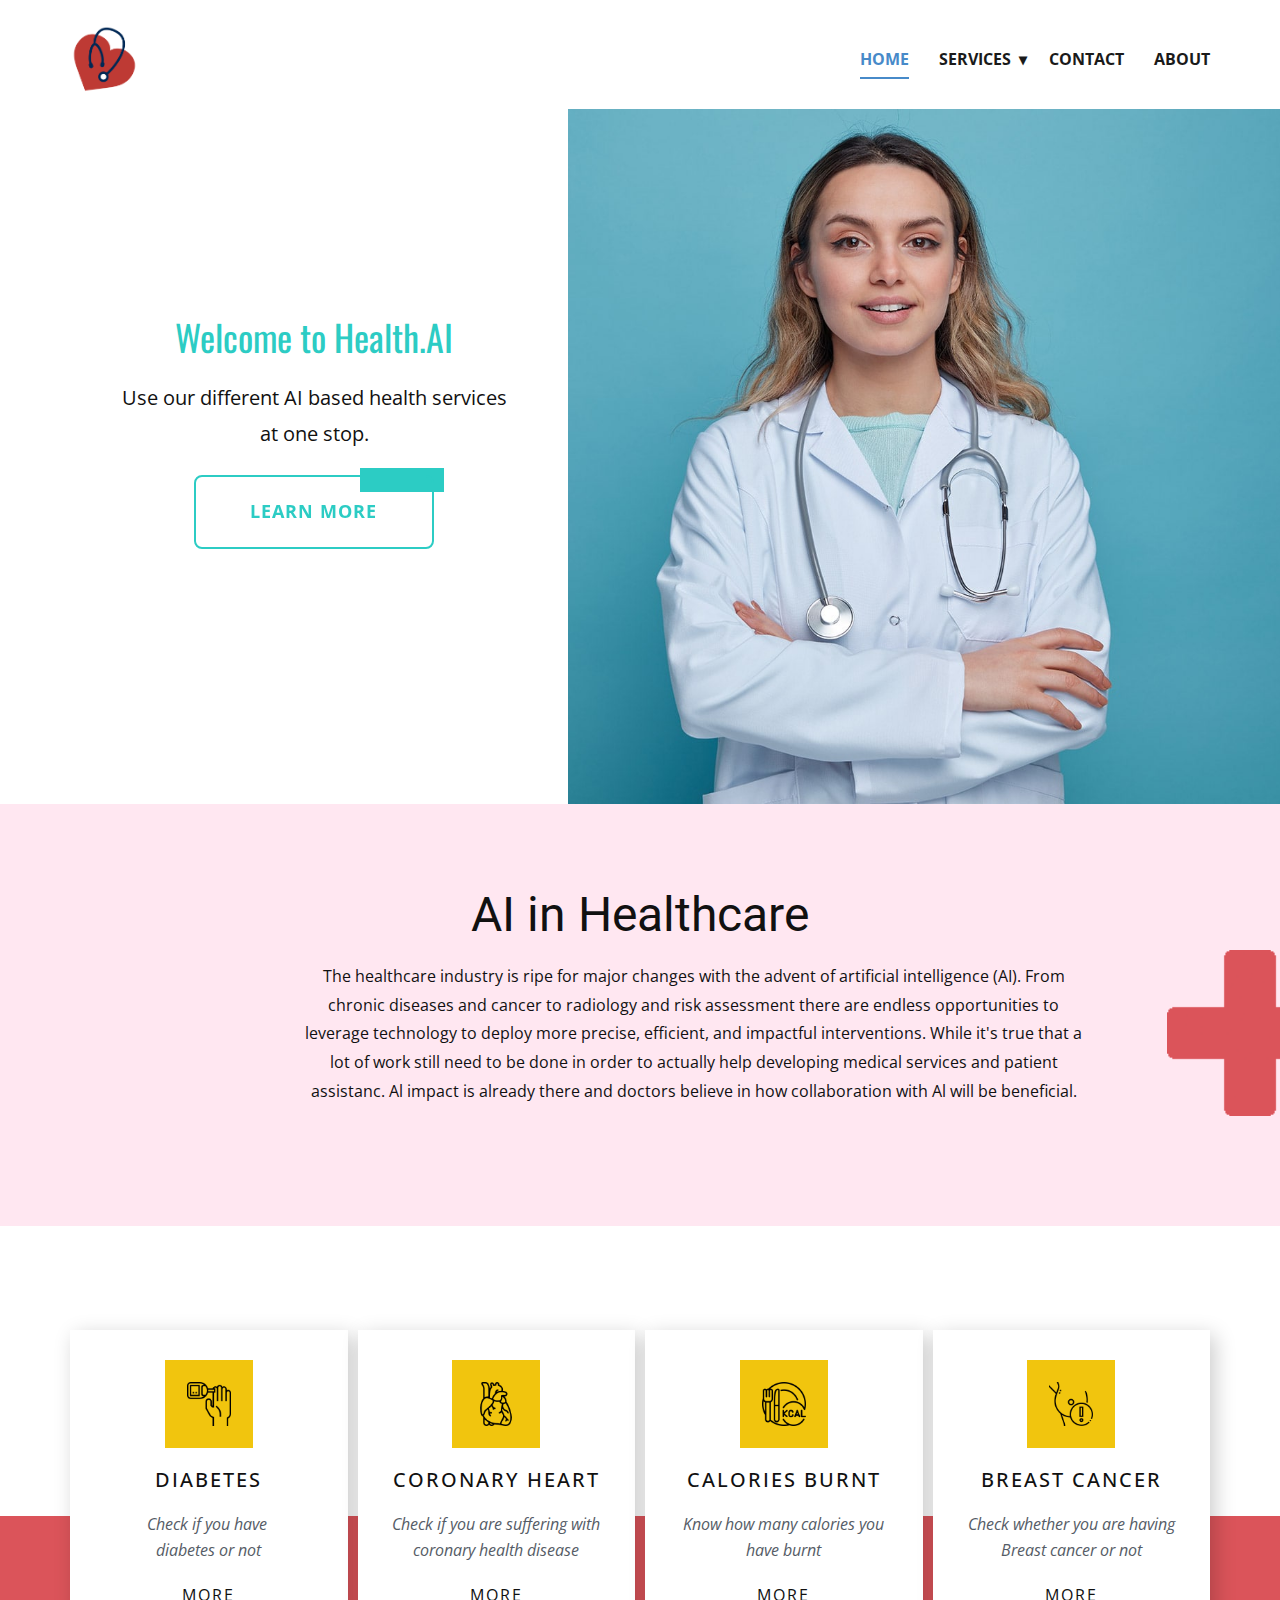
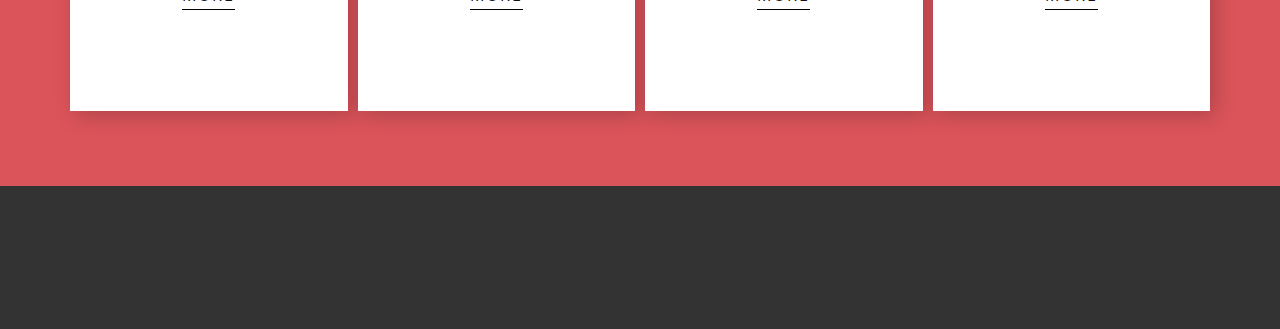
<file: templates/index.html>
<!DOCTYPE html>
<html style="font-size: 16px;">
  <head>
    <meta name="viewport" content="width=device-width, initial-scale=1.0">
    <meta charset="utf-8">
    <meta name="keywords" content="Welcome to Health.AI, AI in Healthcare">
    <meta name="description" content="">
    <meta name="page_type" content="np-template-header-footer-from-plugin">
    <title>Home</title>
    <link rel="stylesheet" href="../static/css/nicepage.css" media="screen">
    <link rel="stylesheet" href="../static/css/Home.css" media="screen">
    <script class="u-script" type="text/javascript" src="../static/js/jquery.js" defer=""></script>
    <script class="u-script" type="text/javascript" src="../static/js/nicepage.js" defer=""></script>
    <meta name="generator" content="Nicepage 4.3.3, nicepage.com">
    <link id="u-theme-google-font" rel="stylesheet" href="https://fonts.googleapis.com/css?family=Roboto:100,100i,300,300i,400,400i,500,500i,700,700i,900,900i|Open+Sans:300,300i,400,400i,600,600i,700,700i,800,800i">
    <link id="u-page-google-font" rel="stylesheet" href="https://fonts.googleapis.com/css?family=Oswald:200,300,400,500,600,700">
    
    
    
    
    
    <script type="application/ld+json">{
		"@context": "http://schema.org",
		"@type": "Organization",
		"name": "",
		"logo": "../static/images/health-clipart-transparent-1.png"
}</script>
    <meta name="theme-color" content="#478ac9">
    <meta property="og:title" content="Home">
    <meta property="og:type" content="website">
  </head>
  <body data-home-page="Home.html" data-home-page-title="Home" class="u-body u-white"><header class="u-clearfix u-header u-white u-header" id="sec-27c9"><div class="u-clearfix u-sheet u-sheet-1">
        <a href="Home.html" data-page-id="1282064" class="u-image u-logo u-image-1" data-image-width="2500" data-image-height="2500" title="Home">
          <img src="../static/images/health-clipart-transparent-1.png" class="u-logo-image u-logo-image-1">
        </a>
        <nav class="u-dropdown-icon u-menu u-menu-dropdown u-offcanvas u-menu-1">
          <div class="menu-collapse" style="font-size: 1rem; letter-spacing: 0px; font-weight: 700; text-transform: uppercase;">
            <a class="u-button-style u-custom-active-border-color u-custom-active-color u-custom-border u-custom-border-color u-custom-borders u-custom-hover-border-color u-custom-hover-color u-custom-left-right-menu-spacing u-custom-padding-bottom u-custom-text-active-color u-custom-text-color u-custom-text-hover-color u-custom-top-bottom-menu-spacing u-nav-link u-text-active-palette-1-base u-text-hover-palette-2-base" href="#">
              <svg class="u-svg-link" viewBox="0 0 24 24"><use xmlns:xlink="http://www.w3.org/1999/xlink" xlink:href="#menu-hamburger"></use></svg>
              <svg class="u-svg-content" version="1.1" id="menu-hamburger" viewBox="0 0 16 16" x="0px" y="0px" xmlns:xlink="http://www.w3.org/1999/xlink" xmlns="http://www.w3.org/2000/svg"><g><rect y="1" width="16" height="2"></rect><rect y="7" width="16" height="2"></rect><rect y="13" width="16" height="2"></rect>
</g></svg>
            </a>
          </div>
          <div class="u-custom-menu u-nav-container">
            <ul class="u-nav u-spacing-30 u-unstyled u-nav-1"><li class="u-nav-item"><a class="u-border-2 u-border-active-palette-1-base u-border-hover-palette-1-base u-border-no-left u-border-no-right u-border-no-top u-button-style u-nav-link u-text-active-palette-1-base u-text-grey-90 u-text-hover-grey-90" href="Home.html" style="padding: 10px 0px;">Home</a>
</li><li class="u-nav-item"><a class="u-border-2 u-border-active-palette-1-base u-border-hover-palette-1-base u-border-no-left u-border-no-right u-border-no-top u-button-style u-nav-link u-text-active-palette-1-base u-text-grey-90 u-text-hover-grey-90" href="Home.html#carousel_58ce" data-page-id="1282064" style="padding: 10px 0px;">Services</a><div class="u-nav-popup"><ul class="u-h-spacing-20 u-nav u-unstyled u-v-spacing-10 u-nav-2"><li class="u-nav-item"><a class="u-button-style u-nav-link u-white" href="Calories-Burnt-Prediction.html">Calories Burnt Prediction</a>
</li><li class="u-nav-item"><a class="u-button-style u-nav-link u-white" href="Breast-Cancer-Prediction.html">Breast Cancer Prediction</a>
</li><li class="u-nav-item"><a class="u-button-style u-nav-link u-white" href="Heart-Disease-Prediction.html">Heart Disease Prediction</a>
</li><li class="u-nav-item"><a class="u-button-style u-nav-link u-white" href="Diabetes-Prediction.html">Diabetes Prediction</a>
</li></ul>
</div>
</li><li class="u-nav-item"><a class="u-border-2 u-border-active-palette-1-base u-border-hover-palette-1-base u-border-no-left u-border-no-right u-border-no-top u-button-style u-nav-link u-text-active-palette-1-base u-text-grey-90 u-text-hover-grey-90" href="Contact.html" style="padding: 10px 0px;">Contact</a>
</li><li class="u-nav-item"><a class="u-border-2 u-border-active-palette-1-base u-border-hover-palette-1-base u-border-no-left u-border-no-right u-border-no-top u-button-style u-nav-link u-text-active-palette-1-base u-text-grey-90 u-text-hover-grey-90" href="About.html" style="padding: 10px 0px;">About</a>
</li></ul>
          </div>
          <div class="u-custom-menu u-nav-container-collapse">
            <div class="u-black u-container-style u-inner-container-layout u-opacity u-opacity-95 u-sidenav">
              <div class="u-inner-container-layout u-sidenav-overflow">
                <div class="u-menu-close"></div>
                <ul class="u-align-center u-nav u-popupmenu-items u-unstyled u-nav-3"><li class="u-nav-item"><a class="u-button-style u-nav-link" href="Home.html" style="padding: 10px 0px;">Home</a>
</li><li class="u-nav-item"><a class="u-button-style u-nav-link" href="Home.html#carousel_58ce" data-page-id="1282064" style="padding: 10px 0px;">Services</a><div class="u-nav-popup"><ul class="u-h-spacing-20 u-nav u-unstyled u-v-spacing-10 u-nav-4"><li class="u-nav-item"><a class="u-button-style u-nav-link" href="Calories-Burnt-Prediction.html">Calories Burnt Prediction</a>
</li><li class="u-nav-item"><a class="u-button-style u-nav-link" href="Breast-Cancer-Prediction.html">Breast Cancer Prediction</a>
</li><li class="u-nav-item"><a class="u-button-style u-nav-link" href="Heart-Disease-Prediction.html">Heart Disease Prediction</a>
</li><li class="u-nav-item"><a class="u-button-style u-nav-link" href="Diabetes-Prediction.html">Diabetes Prediction</a>
</li></ul>
</div>
</li><li class="u-nav-item"><a class="u-button-style u-nav-link" href="Contact.html" style="padding: 10px 0px;">Contact</a>
</li><li class="u-nav-item"><a class="u-button-style u-nav-link" href="About.html" style="padding: 10px 0px;">About</a>
</li></ul>
              </div>
            </div>
            <div class="u-black u-menu-overlay u-opacity u-opacity-70"></div>
          </div>
        </nav>
      </div></header>
    <section class="u-clearfix u-white u-section-1" id="carousel_50d9">
      <div class="u-clearfix u-layout-wrap u-layout-wrap-1">
        <div class="u-layout">
          <div class="u-layout-row">
            <div class="u-align-center u-container-style u-layout-cell u-left-cell u-size-25 u-layout-cell-1">
              <div class="u-container-layout u-container-layout-1">
                <gdiv class="ginger-module-highlighter ginger-module-highlighter-float" style="background: none 0% 0% / auto repeat scroll padding-box border-box rgba(0, 0, 0, 0); position: absolute; margin-top: 118px; height: 22px; width: 219px;">
                  <gdiv class="ginger-module-highlighter-float-content" style="height: 75px;"></gdiv>
                </gdiv>
                <gdiv class="ginger-module-highlighter ginger-module-highlighter-float" style="background: none 0% 0% / auto repeat scroll padding-box border-box rgba(0, 0, 0, 0); position: absolute; margin-top: 118px; height: 22px; width: 219px;">
                  <gdiv class="ginger-module-highlighter-float-content" style="height: 75px;"></gdiv>
                </gdiv>
                <gdiv class="ginger-module-highlighter ginger-module-highlighter-float" style="background: none 0% 0% / auto repeat scroll padding-box border-box rgba(0, 0, 0, 0); position: absolute; margin-top: 118px; height: 22px; width: 219px;">
                  <gdiv class="ginger-module-highlighter-float-content" style="height: 75px;"></gdiv>
                </gdiv>
                <gdiv class="ginger-module-highlighter ginger-module-highlighter-float" style="background: none 0% 0% / auto repeat scroll padding-box border-box rgba(0, 0, 0, 0); position: absolute; margin-top: 118px; height: 22px; width: 219px;">
                  <gdiv class="ginger-module-highlighter-float-content" style="height: 75px;"></gdiv>
                </gdiv>
                <gdiv class="ginger-module-highlighter ginger-module-highlighter-float" style="background: none 0% 0% / auto repeat scroll padding-box border-box rgba(0, 0, 0, 0); position: absolute; margin-top: 118px; height: 22px; width: 219px;">
                  <gdiv class="ginger-module-highlighter-float-content" style="height: 75px;"></gdiv>
                </gdiv>
                <h2 class="u-text u-text-palette-4-base u-text-1">Welcome to Health.AI</h2>
                <gdiv class="ginger-module-highlighter ginger-module-highlighter-float" style="background: none 0% 0% / auto repeat scroll padding-box border-box rgba(0, 0, 0, 0); position: absolute; margin-top: 23px; height: 41px; width: 219px;">
                  <gdiv class="ginger-module-highlighter-float-content" style="height: 126px;"></gdiv>
                </gdiv>
                <p class="u-text u-text-2"> Use our different AI based health services at one stop.</p>
                <gdiv class="ginger-module-highlighter ginger-module-highlighter-float" style="background: none 0% 0% / auto repeat scroll padding-box border-box rgb(44, 204, 196); position: absolute; margin-top: 16px; margin-left: 46px; height: 24px; width: 84px;">
                  <gdiv class="ginger-module-highlighter-float-content" style="height: 109px;"></gdiv>
                </gdiv>
                <gdiv class="ginger-module-highlighter ginger-module-highlighter-float" style="background: none 0% 0% / auto repeat scroll padding-box border-box rgb(44, 204, 196); position: absolute; margin-top: 16px; margin-left: 46px; height: 24px; width: 84px;">
                  <gdiv class="ginger-module-highlighter-float-content" style="height: 109px;"></gdiv>
                </gdiv>
                <a href="About.html" data-page-id="1282025" class="u-active-palette-4-base u-align-center u-border-2 u-border-active-palette-4-base u-border-hover-palette-4-base u-border-palette-4-base u-btn u-btn-round u-button-style u-hover-palette-4-base u-none u-radius-8 u-text-active-white u-text-hover-white u-btn-1" data-animation-name="fadeIn" data-animation-duration="1000" data-animation-direction="Up" data-animation-delay="500">Learn more</a>
                <quillbot-extension></quillbot-extension>
                <quillbot-extension-highlights></quillbot-extension-highlights>
                <quillbot-extension></quillbot-extension>
                <quillbot-extension-highlights></quillbot-extension-highlights>
              </div>
            </div>
            <div class="u-container-style u-image u-layout-cell u-right-cell u-size-35 u-image-1" data-image-width="1213" data-image-height="1000">
              <div class="u-container-layout u-container-layout-2"></div>
            </div>
          </div>
        </div>
      </div>
    </section>
    <section class="u-align-center u-clearfix u-custom-color-7 u-section-2" id="sec-11e3">
      <div class="u-clearfix u-sheet u-sheet-1">
        <gdiv class="ginger-module-highlighter ginger-module-highlighter-float" style="background: none 0% 0% / auto repeat scroll padding-box border-box rgba(0, 0, 0, 0); position: absolute; margin-top: 55px; margin-left: 401px; height: 30px; width: 190px;">
          <gdiv class="ginger-module-highlighter-float-content" style="height: 95px;"></gdiv>
        </gdiv>
        <gdiv class="ginger-module-highlighter ginger-module-highlighter-float" style="background: none 0% 0% / auto repeat scroll padding-box border-box rgba(0, 0, 0, 0); position: absolute; margin-top: 55px; margin-left: 401px; height: 30px; width: 190px;">
          <gdiv class="ginger-module-highlighter-float-content" style="height: 95px;"></gdiv>
        </gdiv>
        <gdiv class="ginger-module-highlighter ginger-module-highlighter-float" style="background: none 0% 0% / auto repeat scroll padding-box border-box rgba(0, 0, 0, 0); position: absolute; margin-top: 40px; margin-left: 402px; height: 30px; width: 190px;">
          <gdiv class="ginger-module-highlighter-float-content" style="height: 95px;"></gdiv>
        </gdiv>
        <gdiv class="ginger-module-highlighter ginger-module-highlighter-float" style="background: none 0% 0% / auto repeat scroll padding-box border-box rgba(0, 0, 0, 0); position: absolute; margin-top: 40px; margin-left: 402px; height: 30px; width: 190px;">
          <gdiv class="ginger-module-highlighter-float-content" style="height: 95px;"></gdiv>
        </gdiv>
        <gdiv class="ginger-module-highlighter ginger-module-highlighter-float" style="background: none 0% 0% / auto repeat scroll padding-box border-box rgba(0, 0, 0, 0); position: absolute; margin-top: 20px; margin-left: 230px; height: 81px; width: 443px;">
          <gdiv class="ginger-module-highlighter-float-content" style="height: 252px;"></gdiv>
        </gdiv>
        <gdiv class="ginger-module-highlighter ginger-module-highlighter-float" style="background: none 0% 0% / auto repeat scroll padding-box border-box rgba(0, 0, 0, 0); position: absolute; margin-top: 20px; margin-left: 230px; height: 81px; width: 443px;">
          <gdiv class="ginger-module-highlighter-float-content" style="height: 252px;"></gdiv>
        </gdiv>
        <gdiv class="ginger-module-highlighter ginger-module-highlighter-float" style="background: none 0% 0% / auto repeat scroll padding-box border-box rgba(0, 0, 0, 0); position: absolute; margin-top: 20px; margin-left: 230px; height: 81px; width: 443px;">
          <gdiv class="ginger-module-highlighter-float-content" style="height: 252px;"></gdiv>
        </gdiv>
        <gdiv class="ginger-module-highlighter ginger-module-highlighter-float" style="background: none 0% 0% / auto repeat scroll padding-box border-box rgba(0, 0, 0, 0); position: absolute; margin-top: 20px; margin-left: 230px; height: 81px; width: 443px;">
          <gdiv class="ginger-module-highlighter-float-content" style="height: 252px;"></gdiv>
        </gdiv>
        <gdiv class="ginger-module-highlighter ginger-module-highlighter-float" style="background: none 0% 0% / auto repeat scroll padding-box border-box rgba(0, 0, 0, 0); position: absolute; margin-top: 20px; margin-left: 230px; height: 81px; width: 443px;">
          <gdiv class="ginger-module-highlighter-float-content" style="height: 252px;"></gdiv>
        </gdiv>
        <quillbot-extension></quillbot-extension>
        <quillbot-extension-highlights style="margin-bottom: 0px;"></quillbot-extension-highlights><span class="u-file-icon u-icon u-text-palette-2-base u-icon-1"><img src="../static/images/1.png" alt=""></span>
        <h1 class="u-text u-text-default u-text-1">AI in Healthcare</h1>
        <p class="u-text u-text-2"> The healthcare industry is ripe for major changes with the advent of artificial intelligence (AI).  From chronic diseases and cancer to radiology and risk assessment there are endless opportunities to leverage technology to deploy more precise, efficient, and impactful interventions.&nbsp;While it's true that a lot of work still need to be done in order to actually help developing medical services and patient assistanc. Al impact is already there and doctors believe in how collaboration with Al will be beneficial.</p>
      </div>
    </section>
    <section class="u-align-center u-clearfix u-palette-2-base u-valign-top-lg u-section-3" id="carousel_58ce">
      <div class="u-expanded-width u-shape u-shape-rectangle u-white u-shape-1"></div>
      <div class="u-list u-list-1">
        <div class="u-repeater u-repeater-1">
          <div class="u-align-center u-container-style u-list-item u-repeater-item u-white u-list-item-1">
            <div class="u-container-layout u-similar-container u-valign-top u-container-layout-1"><span class="u-align-left u-file-icon u-icon u-icon-rectangle u-palette-3-base u-spacing-22 u-icon-1"><img src="../static/images/343104.png" alt=""></span>
              <gdiv class="ginger-module-highlighter ginger-module-highlighter-float" style="background: none 0% 0% / auto repeat scroll padding-box border-box rgba(0, 0, 0, 0); position: absolute; margin-top: 108px; margin-left: 66px; height: 13px; width: 59px;">
                <gdiv class="ginger-module-highlighter-float-content" style="height: 43px;"></gdiv>
              </gdiv>
              <gdiv class="ginger-module-highlighter ginger-module-highlighter-float" style="background: none 0% 0% / auto repeat scroll padding-box border-box rgba(0, 0, 0, 0); position: absolute; margin-top: 108px; margin-left: 66px; height: 13px; width: 59px;">
                <gdiv class="ginger-module-highlighter-float-content" style="height: 43px;"></gdiv>
              </gdiv>
              <h5 class="u-custom-font u-text u-text-font u-text-1"> Diabetes</h5>
              <gdiv class="ginger-module-highlighter ginger-module-highlighter-float" style="background: none 0% 0% / auto repeat scroll padding-box border-box rgba(0, 0, 0, 0); position: absolute; margin-top: 152px; margin-left: 3px; height: 29px; width: 130px;">
                <gdiv class="ginger-module-highlighter-float-content" style="height: 89px;"></gdiv>
              </gdiv>
              <gdiv class="ginger-module-highlighter ginger-module-highlighter-float" style="background: none 0% 0% / auto repeat scroll padding-box border-box rgba(0, 0, 0, 0); position: absolute; margin-top: 152px; margin-left: 3px; height: 29px; width: 130px;">
                <gdiv class="ginger-module-highlighter-float-content" style="height: 89px;"></gdiv>
              </gdiv>
              <gdiv class="ginger-module-highlighter ginger-module-highlighter-float" style="background: none 0% 0% / auto repeat scroll padding-box border-box rgba(0, 0, 0, 0); position: absolute; margin-top: 152px; margin-left: 3px; height: 29px; width: 130px;">
                <gdiv class="ginger-module-highlighter-float-content" style="height: 89px;"></gdiv>
              </gdiv>
              <gdiv class="ginger-module-highlighter ginger-module-highlighter-float" style="background: none 0% 0% / auto repeat scroll padding-box border-box rgba(0, 0, 0, 0); position: absolute; margin-top: 152px; margin-left: 3px; height: 29px; width: 130px;">
                <gdiv class="ginger-module-highlighter-float-content" style="height: 89px;"></gdiv>
              </gdiv>
              <gdiv class="ginger-module-highlighter ginger-module-highlighter-float" style="background: none 0% 0% / auto repeat scroll padding-box border-box rgba(0, 0, 0, 0); position: absolute; margin-top: 152px; margin-left: 3px; height: 29px; width: 130px;">
                <gdiv class="ginger-module-highlighter-float-content" style="height: 89px;"></gdiv>
              </gdiv>
              <gdiv class="ginger-module-highlighter ginger-module-highlighter-float" style="background: none 0% 0% / auto repeat scroll padding-box border-box rgba(0, 0, 0, 0); position: absolute; margin-top: 152px; margin-left: 3px; height: 29px; width: 130px;">
                <gdiv class="ginger-module-highlighter-float-content" style="height: 89px;"></gdiv>
              </gdiv>
              <p class="u-text u-text-palette-5-dark-2 u-text-2">Check if you have&nbsp;<br>diabetes or not
              </p>
              <a href="Diabetes-Prediction.html" data-page-id="1282194" class="u-active-none u-align-center u-border-1 u-border-active-grey-60 u-border-black u-border-hover-grey-60 u-btn u-button-style u-hover-none u-none u-text-body-color u-btn-1">more</a>
              <quillbot-extension></quillbot-extension>
              <quillbot-extension-highlights></quillbot-extension-highlights>
            </div>
          </div>
          <div class="u-align-center u-container-style u-list-item u-repeater-item u-white u-list-item-2">
            <div class="u-container-layout u-similar-container u-valign-top u-container-layout-2"><span class="u-align-left u-file-icon u-icon u-icon-rectangle u-palette-3-base u-spacing-22 u-icon-2"><img src="../static/images/954528.png" alt=""></span>
              <gdiv class="ginger-module-highlighter ginger-module-highlighter-float" style="background: none 0% 0% / auto repeat scroll padding-box border-box rgba(0, 0, 0, 0); position: absolute; margin-top: 108px; margin-left: 53px; height: 14px; width: 74px;">
                <gdiv class="ginger-module-highlighter-float-content" style="height: 43px;"></gdiv>
              </gdiv>
              <gdiv class="ginger-module-highlighter ginger-module-highlighter-float" style="background: none 0% 0% / auto repeat scroll padding-box border-box rgba(0, 0, 0, 0); position: absolute; margin-top: 108px; margin-left: 54px; height: 14px; width: 74px;">
                <gdiv class="ginger-module-highlighter-float-content" style="height: 43px;"></gdiv>
              </gdiv>
              <h5 class="u-custom-font u-text u-text-font u-text-3"> CORONARY heart</h5>
              <gdiv class="ginger-module-highlighter ginger-module-highlighter-float" style="background: none 0% 0% / auto repeat scroll padding-box border-box rgba(0, 0, 0, 0); position: absolute; margin-top: 152px; margin-left: 3px; height: 29px; width: 130px;">
                <gdiv class="ginger-module-highlighter-float-content" style="height: 89px;"></gdiv>
              </gdiv>
              <gdiv class="ginger-module-highlighter ginger-module-highlighter-float" style="background: none 0% 0% / auto repeat scroll padding-box border-box rgba(0, 0, 0, 0); position: absolute; margin-top: 152px; margin-left: 3px; height: 29px; width: 130px;">
                <gdiv class="ginger-module-highlighter-float-content" style="height: 89px;"></gdiv>
              </gdiv>
              <gdiv class="ginger-module-highlighter ginger-module-highlighter-float" style="background: none 0% 0% / auto repeat scroll padding-box border-box rgba(0, 0, 0, 0); position: absolute; margin-top: 152px; margin-left: 3px; height: 29px; width: 130px;">
                <gdiv class="ginger-module-highlighter-float-content" style="height: 89px;"></gdiv>
              </gdiv>
              <p class="u-text u-text-palette-5-dark-2 u-text-4">Check if you are suffering with coronary health disease</p>
              <a href="Heart-Disease-Prediction.html" class="u-active-none u-align-center u-border-1 u-border-active-grey-60 u-border-black u-border-hover-grey-60 u-btn u-button-style u-hover-none u-none u-text-body-color u-btn-2">more</a>
              <quillbot-extension></quillbot-extension>
              <quillbot-extension-highlights></quillbot-extension-highlights>
            </div>
          </div>
          <div class="u-align-center u-container-style u-list-item u-repeater-item u-white u-list-item-3">
            <div class="u-container-layout u-similar-container u-valign-top u-container-layout-3"><span class="u-align-left u-file-icon u-icon u-icon-rectangle u-palette-3-base u-spacing-22 u-icon-3"><img src="../static/images/2738856.png" alt=""></span>
              <gdiv class="ginger-module-highlighter ginger-module-highlighter-float" style="background: none 0% 0% / auto repeat scroll padding-box border-box rgba(0, 0, 0, 0); position: absolute; margin-top: 108px; margin-left: 24px; height: 14px; width: 107px;">
                <gdiv class="ginger-module-highlighter-float-content" style="height: 43px;"></gdiv>
              </gdiv>
              <gdiv class="ginger-module-highlighter ginger-module-highlighter-float" style="background: none 0% 0% / auto repeat scroll padding-box border-box rgba(0, 0, 0, 0); position: absolute; margin-top: 108px; margin-left: 24px; height: 14px; width: 107px;">
                <gdiv class="ginger-module-highlighter-float-content" style="height: 43px;"></gdiv>
              </gdiv>
              <gdiv class="ginger-module-highlighter ginger-module-highlighter-float" style="background: none 0% 0% / auto repeat scroll padding-box border-box rgba(0, 0, 0, 0); position: absolute; margin-top: 108px; margin-left: 24px; height: 14px; width: 107px;">
                <gdiv class="ginger-module-highlighter-float-content" style="height: 43px;"></gdiv>
              </gdiv>
              <gdiv class="ginger-module-highlighter ginger-module-highlighter-float" style="background: none 0% 0% / auto repeat scroll padding-box border-box rgba(0, 0, 0, 0); position: absolute; margin-top: 108px; margin-left: 24px; height: 14px; width: 107px;">
                <gdiv class="ginger-module-highlighter-float-content" style="height: 43px;"></gdiv>
              </gdiv>
              <h5 class="u-custom-font u-text u-text-default u-text-font u-text-5"> Calories burnt</h5>
              <gdiv class="ginger-module-highlighter ginger-module-highlighter-float" style="background: none 0% 0% / auto repeat scroll padding-box border-box rgba(0, 0, 0, 0); position: absolute; margin-top: 152px; margin-left: 3px; height: 29px; width: 130px;">
                <gdiv class="ginger-module-highlighter-float-content" style="height: 89px;"></gdiv>
              </gdiv>
              <gdiv class="ginger-module-highlighter ginger-module-highlighter-float" style="background: none 0% 0% / auto repeat scroll padding-box border-box rgba(0, 0, 0, 0); position: absolute; margin-top: 152px; margin-left: 3px; height: 29px; width: 130px;">
                <gdiv class="ginger-module-highlighter-float-content" style="height: 89px;"></gdiv>
              </gdiv>
              <gdiv class="ginger-module-highlighter ginger-module-highlighter-float" style="background: none 0% 0% / auto repeat scroll padding-box border-box rgba(0, 0, 0, 0); position: absolute; margin-top: 152px; margin-left: 3px; height: 29px; width: 130px;">
                <gdiv class="ginger-module-highlighter-float-content" style="height: 89px;"></gdiv>
              </gdiv>
              <p class="u-text u-text-palette-5-dark-2 u-text-6">Know how many calories you have burnt</p>
              <a href="Calories-Burnt-Prediction.html" class="u-active-none u-align-center u-border-1 u-border-active-grey-60 u-border-black u-border-hover-grey-60 u-btn u-button-style u-hover-none u-none u-text-body-color u-btn-3">more</a>
            </div>
          </div>
          <div class="u-align-center u-container-style u-list-item u-repeater-item u-white u-list-item-4">
            <div class="u-container-layout u-similar-container u-valign-top u-container-layout-4"><span class="u-align-left u-file-icon u-icon u-icon-rectangle u-palette-3-base u-spacing-22 u-icon-4"><img src="../static/images/3479982.png" alt=""></span>
              <gdiv class="ginger-module-highlighter ginger-module-highlighter-float" style="background: none 0% 0% / auto repeat scroll padding-box border-box rgba(0, 0, 0, 0); position: absolute; margin-top: 108px; margin-left: 75px; height: 14px; width: 50px;">
                <gdiv class="ginger-module-highlighter-float-content" style="height: 43px;"></gdiv>
              </gdiv>
              <gdiv class="ginger-module-highlighter ginger-module-highlighter-float" style="background: none 0% 0% / auto repeat scroll padding-box border-box rgba(0, 0, 0, 0); position: absolute; margin-top: 108px; margin-left: 75px; height: 14px; width: 50px;">
                <gdiv class="ginger-module-highlighter-float-content" style="height: 43px;"></gdiv>
              </gdiv>
              <gdiv class="ginger-module-highlighter ginger-module-highlighter-float" style="background: none 0% 0% / auto repeat scroll padding-box border-box rgba(0, 0, 0, 0); position: absolute; margin-top: 108px; margin-left: 75px; height: 14px; width: 50px;">
                <gdiv class="ginger-module-highlighter-float-content" style="height: 43px;"></gdiv>
              </gdiv>
              <gdiv class="ginger-module-highlighter ginger-module-highlighter-float" style="background: none 0% 0% / auto repeat scroll padding-box border-box rgba(0, 0, 0, 0); position: absolute; margin-top: 108px; margin-left: 75px; height: 14px; width: 50px;">
                <gdiv class="ginger-module-highlighter-float-content" style="height: 43px;"></gdiv>
              </gdiv>
              <gdiv class="ginger-module-highlighter ginger-module-highlighter-float" style="background: none 0% 0% / auto repeat scroll padding-box border-box rgba(0, 0, 0, 0); position: absolute; margin-top: 108px; margin-left: 75px; height: 14px; width: 50px;">
                <gdiv class="ginger-module-highlighter-float-content" style="height: 43px;"></gdiv>
              </gdiv>
              <h5 class="u-custom-font u-text u-text-default u-text-font u-text-7"> Breast Cancer</h5>
              <gdiv class="ginger-module-highlighter ginger-module-highlighter-float" style="background: none 0% 0% / auto repeat scroll padding-box border-box rgba(0, 0, 0, 0); position: absolute; margin-top: 152px; margin-left: 3px; height: 29px; width: 130px;">
                <gdiv class="ginger-module-highlighter-float-content" style="height: 89px;"></gdiv>
              </gdiv>
              <gdiv class="ginger-module-highlighter ginger-module-highlighter-float" style="background: none 0% 0% / auto repeat scroll padding-box border-box rgba(0, 0, 0, 0); position: absolute; margin-top: 152px; margin-left: 3px; height: 29px; width: 130px;">
                <gdiv class="ginger-module-highlighter-float-content" style="height: 89px;"></gdiv>
              </gdiv>
              <gdiv class="ginger-module-highlighter ginger-module-highlighter-float" style="background: none 0% 0% / auto repeat scroll padding-box border-box rgba(0, 0, 0, 0); position: absolute; margin-top: 152px; margin-left: 3px; height: 29px; width: 130px;">
                <gdiv class="ginger-module-highlighter-float-content" style="height: 89px;"></gdiv>
              </gdiv>
              <gdiv class="ginger-module-highlighter ginger-module-highlighter-float" style="background: none 0% 0% / auto repeat scroll padding-box border-box rgba(0, 0, 0, 0); position: absolute; margin-top: 152px; margin-left: 3px; height: 29px; width: 130px;">
                <gdiv class="ginger-module-highlighter-float-content" style="height: 89px;"></gdiv>
              </gdiv>
              <p class="u-text u-text-palette-5-dark-2 u-text-8">Check whether you are having Breast cancer or not</p>
              <a href="Breast-Cancer-Prediction.html" class="u-active-none u-align-center u-border-1 u-border-active-grey-60 u-border-black u-border-hover-grey-60 u-btn u-button-style u-hover-none u-none u-text-body-color u-btn-4">more</a>
            </div>
          </div>
        </div>
      </div>
      <gdiv class="ginger-module-highlighter ginger-module-highlighter-float" style="background: none 0% 0% / auto repeat scroll padding-box border-box rgba(0, 0, 0, 0); position: absolute; margin-top: -1340px; margin-left: 154px; height: 10px; width: 47px;">
        <gdiv class="ginger-module-highlighter-float-content" style="height: 46px;"></gdiv>
      </gdiv>
    </section>
    
    
    
    <footer class="u-align-center u-clearfix u-footer u-grey-80 u-footer" id="sec-1250"><div class="u-clearfix u-sheet u-sheet-1">
        <gdiv class="ginger-module-highlighter ginger-module-highlighter-float" style="background: none 0% 0% / auto repeat scroll padding-box border-box rgba(0, 0, 0, 0); position: absolute; margin-top: 49px; margin-left: 361px; height: 16px; width: 150px;">
          <gdiv class="ginger-module-highlighter-float-content" style="height: 72px;"></gdiv>
        </gdiv>
        <gdiv class="ginger-module-highlighter ginger-module-highlighter-float" style="background: none 0% 0% / auto repeat scroll padding-box border-box rgba(0, 0, 0, 0); position: absolute; margin-top: 49px; margin-left: 361px; height: 16px; width: 150px;">
          <gdiv class="ginger-module-highlighter-float-content" style="height: 72px;"></gdiv>
        </gdiv>
        <gdiv class="ginger-module-highlighter ginger-module-highlighter-float" style="background: none 0% 0% / auto repeat scroll padding-box border-box rgba(0, 0, 0, 0); position: absolute; margin-top: 49px; margin-left: 361px; height: 16px; width: 150px;">
          <gdiv class="ginger-module-highlighter-float-content" style="height: 72px;"></gdiv>
        </gdiv>
      </div></footer>
  </body>
</html>
</file>
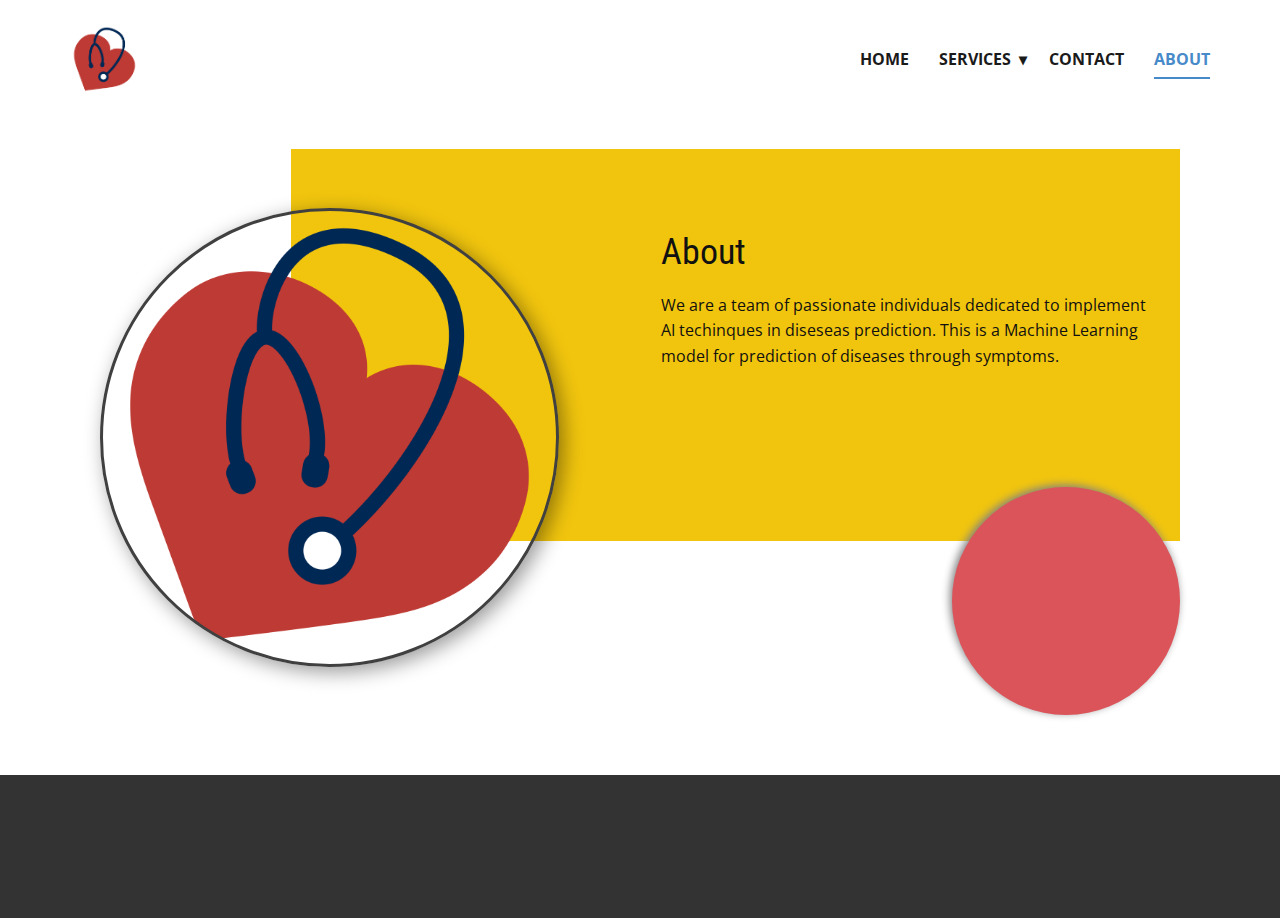
<file: templates/About.html>
<!DOCTYPE html>
<html style="font-size: 16px;">
  <head>
    <meta name="viewport" content="width=device-width, initial-scale=1.0">
    <meta charset="utf-8">
    <meta name="keywords" content="About">
    <meta name="description" content="">
    <meta name="page_type" content="np-template-header-footer-from-plugin">
    <title>About</title>
    <link rel="stylesheet" href="../static/css/nicepage.css" media="screen">
    <link rel="stylesheet" href="../static/css/About.css" media="screen">
    <script class="u-script" type="text/javascript" src="../static/js/jquery.js" defer=""></script>
    <script class="u-script" type="text/javascript" src="../static/js/nicepage.js" defer=""></script>
    <meta name="generator" content="Nicepage 4.3.3, nicepage.com">
    <link id="u-theme-google-font" rel="stylesheet" href="https://fonts.googleapis.com/css?family=Roboto:100,100i,300,300i,400,400i,500,500i,700,700i,900,900i|Open+Sans:300,300i,400,400i,600,600i,700,700i,800,800i">
    <link id="u-page-google-font" rel="stylesheet" href="https://fonts.googleapis.com/css?family=Roboto+Condensed:300,300i,400,400i,700,700i">
    
    
    <script type="application/ld+json">{
		"@context": "http://schema.org",
		"@type": "Organization",
		"name": "",
		"logo": "../static/images/health-clipart-transparent-1.png"
}</script>
    <meta name="theme-color" content="#478ac9">
    <meta property="og:title" content="About">
    <meta property="og:type" content="website">
  </head>
  <body class="u-body u-palette-1-base"><header class="u-clearfix u-header u-white u-header" id="sec-27c9"><div class="u-clearfix u-sheet u-sheet-1">
        <a href="Home.html" data-page-id="1282064" class="u-image u-logo u-image-1" data-image-width="2500" data-image-height="2500" title="Home">
          <img src="../static/images/health-clipart-transparent-1.png" class="u-logo-image u-logo-image-1">
        </a>
        <nav class="u-dropdown-icon u-menu u-menu-dropdown u-offcanvas u-menu-1">
          <div class="menu-collapse" style="font-size: 1rem; letter-spacing: 0px; font-weight: 700; text-transform: uppercase;">
            <a class="u-button-style u-custom-active-border-color u-custom-active-color u-custom-border u-custom-border-color u-custom-borders u-custom-hover-border-color u-custom-hover-color u-custom-left-right-menu-spacing u-custom-padding-bottom u-custom-text-active-color u-custom-text-color u-custom-text-hover-color u-custom-top-bottom-menu-spacing u-nav-link u-text-active-palette-1-base u-text-hover-palette-2-base" href="#">
              <svg class="u-svg-link" viewBox="0 0 24 24"><use xmlns:xlink="http://www.w3.org/1999/xlink" xlink:href="#menu-hamburger"></use></svg>
              <svg class="u-svg-content" version="1.1" id="menu-hamburger" viewBox="0 0 16 16" x="0px" y="0px" xmlns:xlink="http://www.w3.org/1999/xlink" xmlns="http://www.w3.org/2000/svg"><g><rect y="1" width="16" height="2"></rect><rect y="7" width="16" height="2"></rect><rect y="13" width="16" height="2"></rect>
</g></svg>
            </a>
          </div>
          <div class="u-custom-menu u-nav-container">
            <ul class="u-nav u-spacing-30 u-unstyled u-nav-1"><li class="u-nav-item"><a class="u-border-2 u-border-active-palette-1-base u-border-hover-palette-1-base u-border-no-left u-border-no-right u-border-no-top u-button-style u-nav-link u-text-active-palette-1-base u-text-grey-90 u-text-hover-grey-90" href="Home.html" style="padding: 10px 0px;">Home</a>
</li><li class="u-nav-item"><a class="u-border-2 u-border-active-palette-1-base u-border-hover-palette-1-base u-border-no-left u-border-no-right u-border-no-top u-button-style u-nav-link u-text-active-palette-1-base u-text-grey-90 u-text-hover-grey-90" href="Home.html#carousel_58ce" data-page-id="1282064" style="padding: 10px 0px;">Services</a><div class="u-nav-popup"><ul class="u-h-spacing-20 u-nav u-unstyled u-v-spacing-10 u-nav-2"><li class="u-nav-item"><a class="u-button-style u-nav-link u-white" href="Calories-Burnt-Prediction.html">Calories Burnt Prediction</a>
</li><li class="u-nav-item"><a class="u-button-style u-nav-link u-white" href="Breast-Cancer-Prediction.html">Breast Cancer Prediction</a>
</li><li class="u-nav-item"><a class="u-button-style u-nav-link u-white" href="Heart-Disease-Prediction.html">Heart Disease Prediction</a>
</li><li class="u-nav-item"><a class="u-button-style u-nav-link u-white" href="Diabetes-Prediction.html">Diabetes Prediction</a>
</li></ul>
</div>
</li><li class="u-nav-item"><a class="u-border-2 u-border-active-palette-1-base u-border-hover-palette-1-base u-border-no-left u-border-no-right u-border-no-top u-button-style u-nav-link u-text-active-palette-1-base u-text-grey-90 u-text-hover-grey-90" href="Contact.html" style="padding: 10px 0px;">Contact</a>
</li><li class="u-nav-item"><a class="u-border-2 u-border-active-palette-1-base u-border-hover-palette-1-base u-border-no-left u-border-no-right u-border-no-top u-button-style u-nav-link u-text-active-palette-1-base u-text-grey-90 u-text-hover-grey-90" href="About.html" style="padding: 10px 0px;">About</a>
</li></ul>
          </div>
          <div class="u-custom-menu u-nav-container-collapse">
            <div class="u-black u-container-style u-inner-container-layout u-opacity u-opacity-95 u-sidenav">
              <div class="u-inner-container-layout u-sidenav-overflow">
                <div class="u-menu-close"></div>
                <ul class="u-align-center u-nav u-popupmenu-items u-unstyled u-nav-3"><li class="u-nav-item"><a class="u-button-style u-nav-link" href="Home.html" style="padding: 10px 0px;">Home</a>
</li><li class="u-nav-item"><a class="u-button-style u-nav-link" href="Home.html#carousel_58ce" data-page-id="1282064" style="padding: 10px 0px;">Services</a><div class="u-nav-popup"><ul class="u-h-spacing-20 u-nav u-unstyled u-v-spacing-10 u-nav-4"><li class="u-nav-item"><a class="u-button-style u-nav-link" href="Calories-Burnt-Prediction.html">Calories Burnt Prediction</a>
</li><li class="u-nav-item"><a class="u-button-style u-nav-link" href="Breast-Cancer-Prediction.html">Breast Cancer Prediction</a>
</li><li class="u-nav-item"><a class="u-button-style u-nav-link" href="Heart-Disease-Prediction.html">Heart Disease Prediction</a>
</li><li class="u-nav-item"><a class="u-button-style u-nav-link" href="Diabetes-Prediction.html">Diabetes Prediction</a>
</li></ul>
</div>
</li><li class="u-nav-item"><a class="u-button-style u-nav-link" href="Contact.html" style="padding: 10px 0px;">Contact</a>
</li><li class="u-nav-item"><a class="u-button-style u-nav-link" href="About.html" style="padding: 10px 0px;">About</a>
</li></ul>
              </div>
            </div>
            <div class="u-black u-menu-overlay u-opacity u-opacity-70"></div>
          </div>
        </nav>
      </div></header>
    <section class="u-clearfix u-white u-section-1" id="carousel_19f0">
      <div class="u-clearfix u-sheet u-sheet-1">
        <div class="u-container-style u-group u-palette-3-base u-group-1">
          <div class="u-container-layout u-valign-top-md u-valign-top-sm u-valign-top-xs u-container-layout-1">
            <h2 class="u-text u-text-default u-text-1">About</h2>
            <p class="u-text u-text-default u-text-2">We are a team of passionate individuals dedicated to implement AI techinques in diseseas prediction.
               This is a Machine Learning model for prediction of diseases
              through symptoms.</p>
          </div>
        </div>
        <div alt="" class="u-border-3 u-border-grey-75 u-image u-image-circle u-image-1" data-image-width="2500" data-image-height="2500"></div>
        <div class="u-palette-2-base u-shape u-shape-circle u-shape-1"></div>
      </div>
    </section>
    
    
    <footer class="u-align-center u-clearfix u-footer u-grey-80 u-footer" id="sec-1250"><div class="u-clearfix u-sheet u-sheet-1">
        <gdiv class="ginger-module-highlighter ginger-module-highlighter-float" style="background: none 0% 0% / auto repeat scroll padding-box border-box rgba(0, 0, 0, 0); position: absolute; margin-top: 49px; margin-left: 361px; height: 16px; width: 150px;">
          <gdiv class="ginger-module-highlighter-float-content" style="height: 72px;"></gdiv>
        </gdiv>
        <gdiv class="ginger-module-highlighter ginger-module-highlighter-float" style="background: none 0% 0% / auto repeat scroll padding-box border-box rgba(0, 0, 0, 0); position: absolute; margin-top: 49px; margin-left: 361px; height: 16px; width: 150px;">
          <gdiv class="ginger-module-highlighter-float-content" style="height: 72px;"></gdiv>
        </gdiv>
        <gdiv class="ginger-module-highlighter ginger-module-highlighter-float" style="background: none 0% 0% / auto repeat scroll padding-box border-box rgba(0, 0, 0, 0); position: absolute; margin-top: 49px; margin-left: 361px; height: 16px; width: 150px;">
          <gdiv class="ginger-module-highlighter-float-content" style="height: 72px;"></gdiv>
        </gdiv>
      </div></footer>
  </body>
</html>
</file>
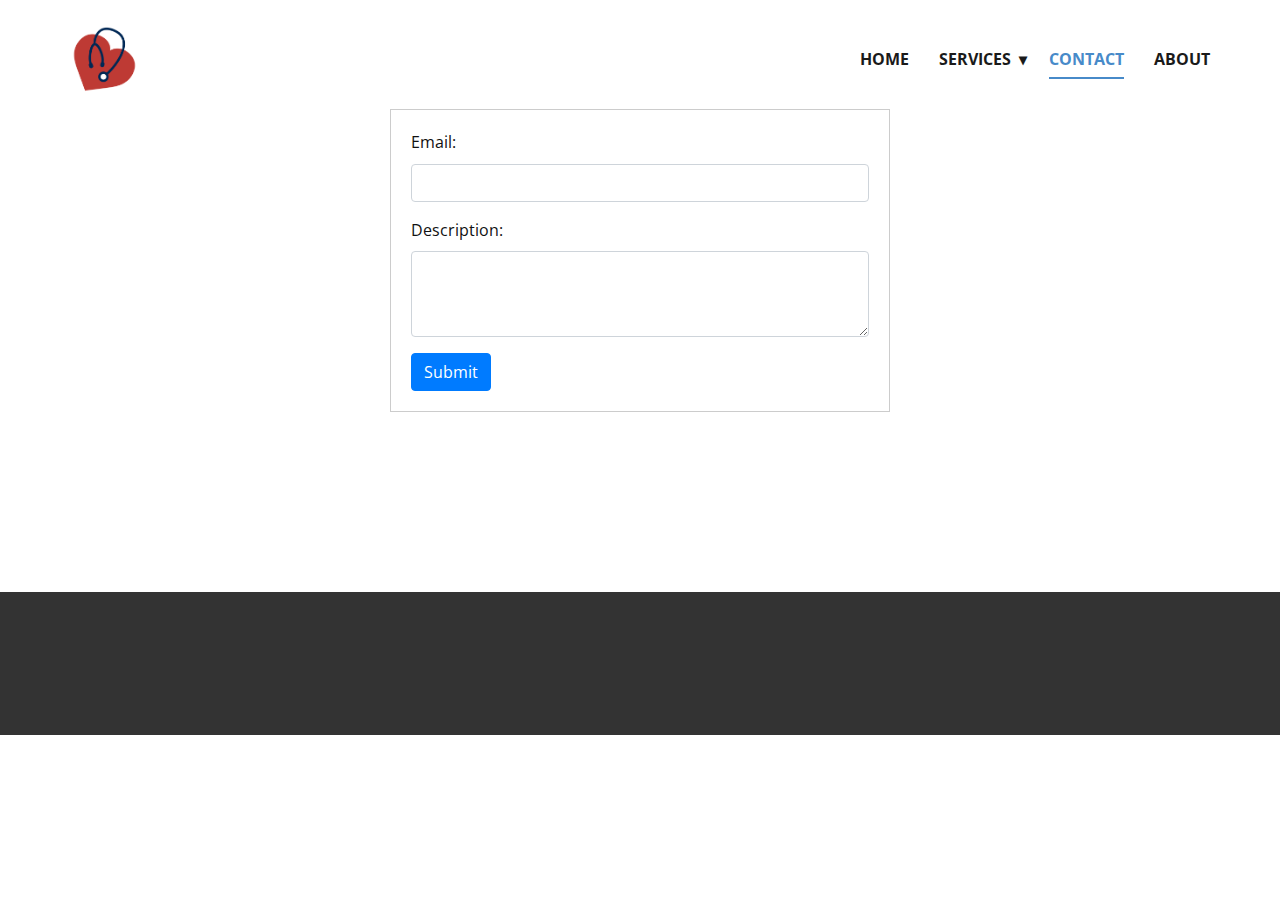
<file: templates/Contact.html>
<!DOCTYPE html>
<html>
<head>
	<meta name="viewport" content="width=device-width, initial-scale=1.0">
    <meta charset="utf-8">
    <meta name="keywords" content="Welcome to Health.AI, AI in Healthcare">
    <meta name="description" content="">
    <meta name="page_type" content="np-template-header-footer-from-plugin">
    
    <link rel="stylesheet" href="../static/css/nicepage.css" media="screen">
    <link rel="stylesheet" href="../static/css/Home.css" media="screen">
    <script class="u-script" type="text/javascript" src="../static/js/jquery.js" defer=""></script>
    <script class="u-script" type="text/javascript" src="../static/js/nicepage.js" defer=""></script>
    <meta name="generator" content="Nicepage 4.3.3, nicepage.com">
    <link id="u-theme-google-font" rel="stylesheet" href="https://fonts.googleapis.com/css?family=Roboto:100,100i,300,300i,400,400i,500,500i,700,700i,900,900i|Open+Sans:300,300i,400,400i,600,600i,700,700i,800,800i">
    <link id="u-page-google-font" rel="stylesheet" href="https://fonts.googleapis.com/css?family=Oswald:200,300,400,500,600,700">
    
    
    
    
	<title>Contact Us</title>
	<!-- Link to Bootstrap stylesheet -->

	<link rel="stylesheet" href="https://maxcdn.bootstrapcdn.com/bootstrap/4.0.0/css/bootstrap.min.css">
	<!-- Link to custom stylesheet -->
	<link rel="stylesheet" href="../static/css/contact.css">
    <style>
        h1 {text-align: center;}
    </style>
	    <script type="application/ld+json">{
			"@context": "http://schema.org",
			"@type": "Organization",
			"name": "",
			"logo": "../static/images/health-clipart-transparent-1.png"
	}</script>
		<meta name="theme-color" content="#478ac9">
		<meta property="og:title" content="Home">
		<meta property="og:type" content="website">
</head>
<body class="u-body u-white">
	<header class="u-clearfix u-header u-white u-header" id="sec-27c9"><div class="u-clearfix u-sheet u-sheet-1">
        <a href="Home.html" data-page-id="1282064" class="u-image u-logo u-image-1" data-image-width="2500" data-image-height="2500" title="Home">
          <img src="../static/images/health-clipart-transparent-1.png" class="u-logo-image u-logo-image-1">
        </a>
        <nav class="u-dropdown-icon u-menu u-menu-dropdown u-offcanvas u-menu-1">
          <div class="menu-collapse" style="font-size: 1rem; letter-spacing: 0px; font-weight: 700; text-transform: uppercase;">
            <a class="u-button-style u-custom-active-border-color u-custom-active-color u-custom-border u-custom-border-color u-custom-borders u-custom-hover-border-color u-custom-hover-color u-custom-left-right-menu-spacing u-custom-padding-bottom u-custom-text-active-color u-custom-text-color u-custom-text-hover-color u-custom-top-bottom-menu-spacing u-nav-link u-text-active-palette-1-base u-text-hover-palette-2-base" href="#">
              <svg class="u-svg-link" viewBox="0 0 24 24"><use xmlns:xlink="http://www.w3.org/1999/xlink" xlink:href="#menu-hamburger"></use></svg>
              <svg class="u-svg-content" version="1.1" id="menu-hamburger" viewBox="0 0 16 16" x="0px" y="0px" xmlns:xlink="http://www.w3.org/1999/xlink" xmlns="http://www.w3.org/2000/svg"><g><rect y="1" width="16" height="2"></rect><rect y="7" width="16" height="2"></rect><rect y="13" width="16" height="2"></rect>
</g></svg>
            </a>
          </div>
          <div class="u-custom-menu u-nav-container">
            <ul class="u-nav u-spacing-30 u-unstyled u-nav-1"><li class="u-nav-item"><a class="u-border-2 u-border-active-palette-1-base u-border-hover-palette-1-base u-border-no-left u-border-no-right u-border-no-top u-button-style u-nav-link u-text-active-palette-1-base u-text-grey-90 u-text-hover-grey-90" href="Home.html" style="padding: 10px 0px;">Home</a>
</li><li class="u-nav-item"><a class="u-border-2 u-border-active-palette-1-base u-border-hover-palette-1-base u-border-no-left u-border-no-right u-border-no-top u-button-style u-nav-link u-text-active-palette-1-base u-text-grey-90 u-text-hover-grey-90" href="Home.html#carousel_58ce" data-page-id="1282064" style="padding: 10px 0px;">Services</a><div class="u-nav-popup"><ul class="u-h-spacing-20 u-nav u-unstyled u-v-spacing-10 u-nav-2"><li class="u-nav-item"><a class="u-button-style u-nav-link u-white" href="Calories-Burnt-Prediction.html">Calories Burnt Prediction</a>
</li><li class="u-nav-item"><a class="u-button-style u-nav-link u-white" href="Breast-Cancer-Prediction.html">Breast Cancer Prediction</a>
</li><li class="u-nav-item"><a class="u-button-style u-nav-link u-white" href="Heart-Disease-Prediction.html">Heart Disease Prediction</a>
</li><li class="u-nav-item"><a class="u-button-style u-nav-link u-white" href="Diabetes-Prediction.html">Diabetes Prediction</a>
</li></ul>
</div>
</li><li class="u-nav-item"><a class="u-border-2 u-border-active-palette-1-base u-border-hover-palette-1-base u-border-no-left u-border-no-right u-border-no-top u-button-style u-nav-link u-text-active-palette-1-base u-text-grey-90 u-text-hover-grey-90" href="Contact.html" style="padding: 10px 0px;">Contact</a>
</li><li class="u-nav-item"><a class="u-border-2 u-border-active-palette-1-base u-border-hover-palette-1-base u-border-no-left u-border-no-right u-border-no-top u-button-style u-nav-link u-text-active-palette-1-base u-text-grey-90 u-text-hover-grey-90" href="About.html" style="padding: 10px 0px;">About</a>
</li></ul>
          </div>
          <div class="u-custom-menu u-nav-container-collapse">
            <div class="u-black u-container-style u-inner-container-layout u-opacity u-opacity-95 u-sidenav">
              <div class="u-inner-container-layout u-sidenav-overflow">
                <div class="u-menu-close"></div>
                <ul class="u-align-center u-nav u-popupmenu-items u-unstyled u-nav-3"><li class="u-nav-item"><a class="u-button-style u-nav-link" href="Home.html" style="padding: 10px 0px;">Home</a>
</li><li class="u-nav-item"><a class="u-button-style u-nav-link" href="Home.html#carousel_58ce" data-page-id="1282064" style="padding: 10px 0px;">Services</a><div class="u-nav-popup"><ul class="u-h-spacing-20 u-nav u-unstyled u-v-spacing-10 u-nav-4"><li class="u-nav-item"><a class="u-button-style u-nav-link" href="Calories-Burnt-Prediction.html">Calories Burnt Prediction</a>
</li><li class="u-nav-item"><a class="u-button-style u-nav-link" href="Breast-Cancer-Prediction.html">Breast Cancer Prediction</a>
</li><li class="u-nav-item"><a class="u-button-style u-nav-link" href="Heart-Disease-Prediction.html">Heart Disease Prediction</a>
</li><li class="u-nav-item"><a class="u-button-style u-nav-link" href="Diabetes-Prediction.html">Diabetes Prediction</a>
</li></ul>
</div>
</li><li class="u-nav-item"><a class="u-button-style u-nav-link" href="Contact.html" style="padding: 10px 0px;">Contact</a>
</li><li class="u-nav-item"><a class="u-button-style u-nav-link" href="About.html" style="padding: 10px 0px;">About</a>
</li></ul>
              </div>
            </div>
            <div class="u-black u-menu-overlay u-opacity u-opacity-70"></div>
          </div>
        </nav>
      </div></header>
	<main>
		<div class="container">
			<form id="contact-form" method="post" action="send-email.php" style="margin-bottom: 180px;">
				<div class="form-group" >
					<label for="email">Email:</label>
					<input type="email" class="form-control" id="email" name="email" required>
				</div>
				<div class="form-group">
					<label for="description">Description:</label>
					<textarea class="form-control" id="description" name="description" rows="3" required></textarea>
				</div>
				<button type="submit" class="btn btn-primary">Submit</button>
			</form>
		</div>
	</main>
	<!-- Link to Bootstrap JavaScript files -->
	<script src="https://code.jquery.com/jquery-3.2.1.slim.min.js"></script>
	<script src="https://cdnjs.cloudflare.com/ajax/libs/popper.js/1.12.9/umd/popper.min.js"></script>
	<script src="https://maxcdn.bootstrapcdn.com/bootstrap/4.0.0/js/bootstrap.min.js"></script>
	<footer class="u-align-center u-clearfix u-footer u-grey-80 u-footer" id="sec-1250"><div class="u-clearfix u-sheet u-sheet-1">
        <gdiv class="ginger-module-highlighter ginger-module-highlighter-float" style="background: none 0% 0% / auto repeat scroll padding-box border-box rgba(0, 0, 0, 0); position: absolute; margin-top: 49px; margin-left: 361px; height: 16px; width: 150px;">
          <gdiv class="ginger-module-highlighter-float-content" style="height: 72px;"></gdiv>
        </gdiv>
        <gdiv class="ginger-module-highlighter ginger-module-highlighter-float" style="background: none 0% 0% / auto repeat scroll padding-box border-box rgba(0, 0, 0, 0); position: absolute; margin-top: 49px; margin-left: 361px; height: 16px; width: 150px;">
          <gdiv class="ginger-module-highlighter-float-content" style="height: 72px;"></gdiv>
        </gdiv>
        <gdiv class="ginger-module-highlighter ginger-module-highlighter-float" style="background: none 0% 0% / auto repeat scroll padding-box border-box rgba(0, 0, 0, 0); position: absolute; margin-top: 49px; margin-left: 361px; height: 16px; width: 150px;">
          <gdiv class="ginger-module-highlighter-float-content" style="height: 72px;"></gdiv>
        </gdiv>
      </div></footer>
</body>
</html>
</file>
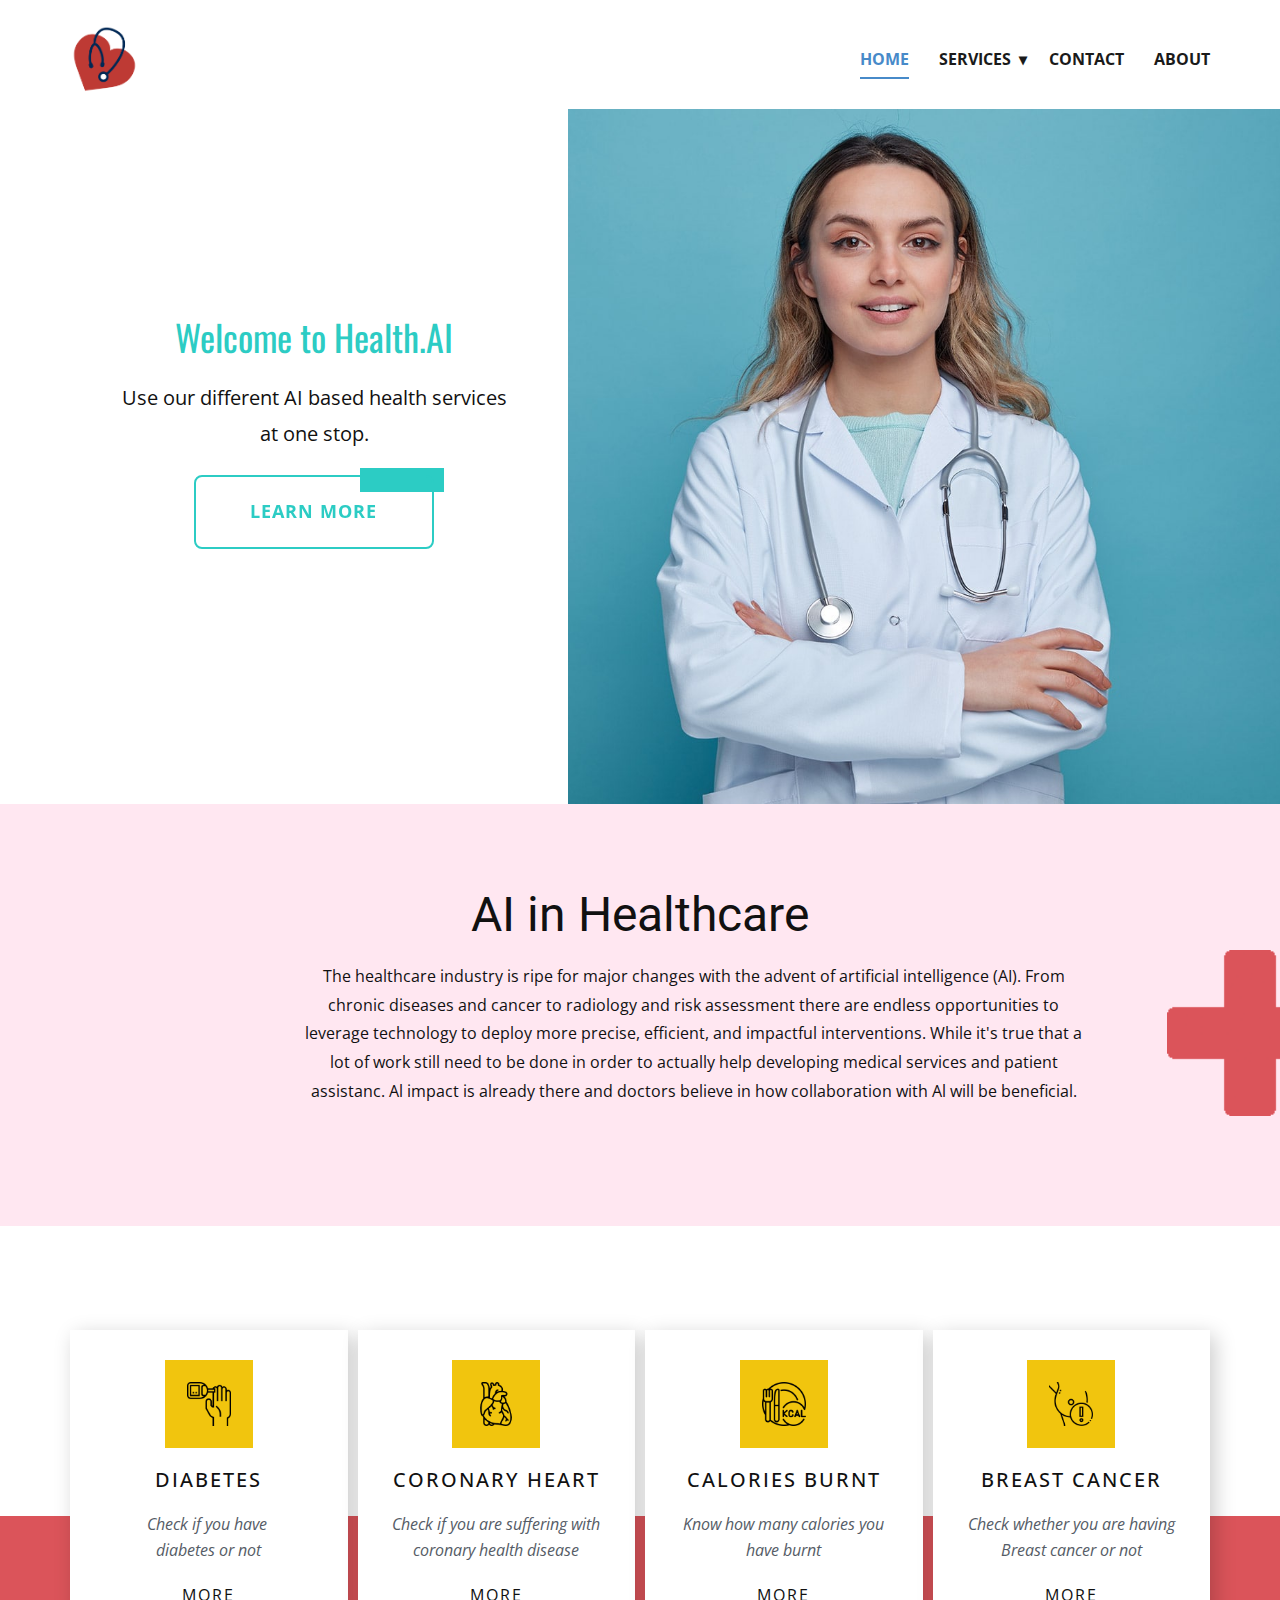
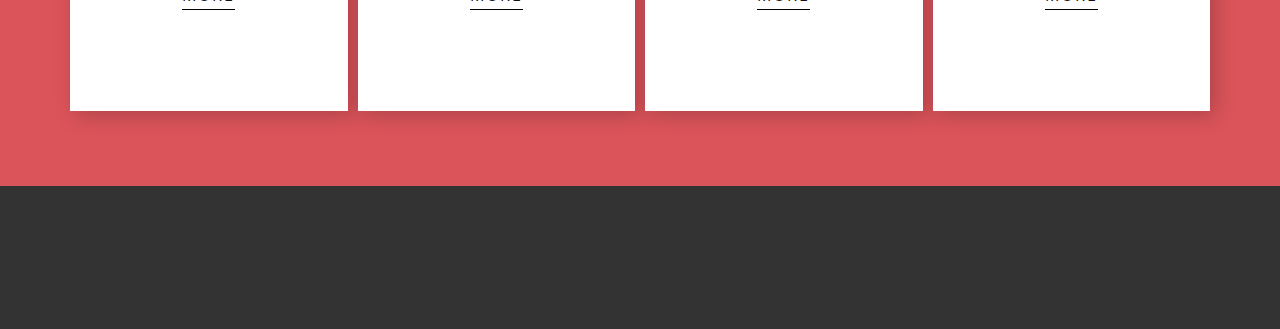
<file: templates/Home.html>
<!DOCTYPE html>
<html style="font-size: 16px;">
  <head>
    <meta name="viewport" content="width=device-width, initial-scale=1.0">
    <meta charset="utf-8">
    <meta name="keywords" content="Welcome to Health.AI, AI in Healthcare">
    <meta name="description" content="">
    <meta name="page_type" content="np-template-header-footer-from-plugin">
    <title>Home</title>
    <link rel="stylesheet" href="../static/css/nicepage.css" media="screen">
    <link rel="stylesheet" href="../static/css/Home.css" media="screen">
    <script class="u-script" type="text/javascript" src="../static/js/jquery.js" defer=""></script>
    <script class="u-script" type="text/javascript" src="../static/js/nicepage.js" defer=""></script>
    <meta name="generator" content="Nicepage 4.3.3, nicepage.com">
    <link id="u-theme-google-font" rel="stylesheet" href="https://fonts.googleapis.com/css?family=Roboto:100,100i,300,300i,400,400i,500,500i,700,700i,900,900i|Open+Sans:300,300i,400,400i,600,600i,700,700i,800,800i">
    <link id="u-page-google-font" rel="stylesheet" href="https://fonts.googleapis.com/css?family=Oswald:200,300,400,500,600,700">
    
    
    
    
    
    <script type="application/ld+json">{
		"@context": "http://schema.org",
		"@type": "Organization",
		"name": "",
		"logo": "../static/images/health-clipart-transparent-1.png"
}</script>
    <meta name="theme-color" content="#478ac9">
    <meta property="og:title" content="Home">
    <meta property="og:type" content="website">
  </head>
  <body class="u-body u-white"><header class="u-clearfix u-header u-white u-header" id="sec-27c9"><div class="u-clearfix u-sheet u-sheet-1">
        <a href="Home.html" data-page-id="1282064" class="u-image u-logo u-image-1" data-image-width="2500" data-image-height="2500" title="Home">
          <img src="../static/images/health-clipart-transparent-1.png" class="u-logo-image u-logo-image-1">
        </a>
        <nav class="u-dropdown-icon u-menu u-menu-dropdown u-offcanvas u-menu-1">
          <div class="menu-collapse" style="font-size: 1rem; letter-spacing: 0px; font-weight: 700; text-transform: uppercase;">
            <a class="u-button-style u-custom-active-border-color u-custom-active-color u-custom-border u-custom-border-color u-custom-borders u-custom-hover-border-color u-custom-hover-color u-custom-left-right-menu-spacing u-custom-padding-bottom u-custom-text-active-color u-custom-text-color u-custom-text-hover-color u-custom-top-bottom-menu-spacing u-nav-link u-text-active-palette-1-base u-text-hover-palette-2-base" href="#">
              <svg class="u-svg-link" viewBox="0 0 24 24"><use xmlns:xlink="http://www.w3.org/1999/xlink" xlink:href="#menu-hamburger"></use></svg>
              <svg class="u-svg-content" version="1.1" id="menu-hamburger" viewBox="0 0 16 16" x="0px" y="0px" xmlns:xlink="http://www.w3.org/1999/xlink" xmlns="http://www.w3.org/2000/svg"><g><rect y="1" width="16" height="2"></rect><rect y="7" width="16" height="2"></rect><rect y="13" width="16" height="2"></rect>
</g></svg>
            </a>
          </div>
          <div class="u-custom-menu u-nav-container">
            <ul class="u-nav u-spacing-30 u-unstyled u-nav-1"><li class="u-nav-item"><a class="u-border-2 u-border-active-palette-1-base u-border-hover-palette-1-base u-border-no-left u-border-no-right u-border-no-top u-button-style u-nav-link u-text-active-palette-1-base u-text-grey-90 u-text-hover-grey-90" href="Home.html" style="padding: 10px 0px;">Home</a>
</li><li class="u-nav-item"><a class="u-border-2 u-border-active-palette-1-base u-border-hover-palette-1-base u-border-no-left u-border-no-right u-border-no-top u-button-style u-nav-link u-text-active-palette-1-base u-text-grey-90 u-text-hover-grey-90" href="Home.html#carousel_58ce" data-page-id="1282064" style="padding: 10px 0px;">Services</a><div class="u-nav-popup"><ul class="u-h-spacing-20 u-nav u-unstyled u-v-spacing-10 u-nav-2"><li class="u-nav-item"><a class="u-button-style u-nav-link u-white" href="Calories-Burnt-Prediction.html">Calories Burnt Prediction</a>
</li><li class="u-nav-item"><a class="u-button-style u-nav-link u-white" href="Breast-Cancer-Prediction.html">Breast Cancer Prediction</a>
</li><li class="u-nav-item"><a class="u-button-style u-nav-link u-white" href="Heart-Disease-Prediction.html">Heart Disease Prediction</a>
</li><li class="u-nav-item"><a class="u-button-style u-nav-link u-white" href="Diabetes-Prediction.html">Diabetes Prediction</a>
</li></ul>
</div>
</li><li class="u-nav-item"><a class="u-border-2 u-border-active-palette-1-base u-border-hover-palette-1-base u-border-no-left u-border-no-right u-border-no-top u-button-style u-nav-link u-text-active-palette-1-base u-text-grey-90 u-text-hover-grey-90" href="Contact.html" style="padding: 10px 0px;">Contact</a>
</li><li class="u-nav-item"><a class="u-border-2 u-border-active-palette-1-base u-border-hover-palette-1-base u-border-no-left u-border-no-right u-border-no-top u-button-style u-nav-link u-text-active-palette-1-base u-text-grey-90 u-text-hover-grey-90" href="About.html" style="padding: 10px 0px;">About</a>
</li></ul>
          </div>
          <div class="u-custom-menu u-nav-container-collapse">
            <div class="u-black u-container-style u-inner-container-layout u-opacity u-opacity-95 u-sidenav">
              <div class="u-inner-container-layout u-sidenav-overflow">
                <div class="u-menu-close"></div>
                <ul class="u-align-center u-nav u-popupmenu-items u-unstyled u-nav-3"><li class="u-nav-item"><a class="u-button-style u-nav-link" href="Home.html" style="padding: 10px 0px;">Home</a>
</li><li class="u-nav-item"><a class="u-button-style u-nav-link" href="Home.html#carousel_58ce" data-page-id="1282064" style="padding: 10px 0px;">Services</a><div class="u-nav-popup"><ul class="u-h-spacing-20 u-nav u-unstyled u-v-spacing-10 u-nav-4"><li class="u-nav-item"><a class="u-button-style u-nav-link" href="Calories-Burnt-Prediction.html">Calories Burnt Prediction</a>
</li><li class="u-nav-item"><a class="u-button-style u-nav-link" href="Breast-Cancer-Prediction.html">Breast Cancer Prediction</a>
</li><li class="u-nav-item"><a class="u-button-style u-nav-link" href="Heart-Disease-Prediction.html">Heart Disease Prediction</a>
</li><li class="u-nav-item"><a class="u-button-style u-nav-link" href="Diabetes-Prediction.html">Diabetes Prediction</a>
</li></ul>
</div>
</li><li class="u-nav-item"><a class="u-button-style u-nav-link" href="Contact.html" style="padding: 10px 0px;">Contact</a>
</li><li class="u-nav-item"><a class="u-button-style u-nav-link" href="About.html" style="padding: 10px 0px;">About</a>
</li></ul>
              </div>
            </div>
            <div class="u-black u-menu-overlay u-opacity u-opacity-70"></div>
          </div>
        </nav>
      </div></header>
    <section class="u-clearfix u-white u-section-1" id="carousel_50d9">
      <div class="u-clearfix u-layout-wrap u-layout-wrap-1">
        <div class="u-layout">
          <div class="u-layout-row">
            <div class="u-align-center u-container-style u-layout-cell u-left-cell u-size-25 u-layout-cell-1">
              <div class="u-container-layout u-container-layout-1">
                <gdiv class="ginger-module-highlighter ginger-module-highlighter-float" style="background: none 0% 0% / auto repeat scroll padding-box border-box rgba(0, 0, 0, 0); position: absolute; margin-top: 118px; height: 22px; width: 219px;">
                  <gdiv class="ginger-module-highlighter-float-content" style="height: 75px;"></gdiv>
                </gdiv>
                <gdiv class="ginger-module-highlighter ginger-module-highlighter-float" style="background: none 0% 0% / auto repeat scroll padding-box border-box rgba(0, 0, 0, 0); position: absolute; margin-top: 118px; height: 22px; width: 219px;">
                  <gdiv class="ginger-module-highlighter-float-content" style="height: 75px;"></gdiv>
                </gdiv>
                <gdiv class="ginger-module-highlighter ginger-module-highlighter-float" style="background: none 0% 0% / auto repeat scroll padding-box border-box rgba(0, 0, 0, 0); position: absolute; margin-top: 118px; height: 22px; width: 219px;">
                  <gdiv class="ginger-module-highlighter-float-content" style="height: 75px;"></gdiv>
                </gdiv>
                <gdiv class="ginger-module-highlighter ginger-module-highlighter-float" style="background: none 0% 0% / auto repeat scroll padding-box border-box rgba(0, 0, 0, 0); position: absolute; margin-top: 118px; height: 22px; width: 219px;">
                  <gdiv class="ginger-module-highlighter-float-content" style="height: 75px;"></gdiv>
                </gdiv>
                <gdiv class="ginger-module-highlighter ginger-module-highlighter-float" style="background: none 0% 0% / auto repeat scroll padding-box border-box rgba(0, 0, 0, 0); position: absolute; margin-top: 118px; height: 22px; width: 219px;">
                  <gdiv class="ginger-module-highlighter-float-content" style="height: 75px;"></gdiv>
                </gdiv>
                <h2 class="u-text u-text-palette-4-base u-text-1">Welcome to Health.AI</h2>
                <gdiv class="ginger-module-highlighter ginger-module-highlighter-float" style="background: none 0% 0% / auto repeat scroll padding-box border-box rgba(0, 0, 0, 0); position: absolute; margin-top: 23px; height: 41px; width: 219px;">
                  <gdiv class="ginger-module-highlighter-float-content" style="height: 126px;"></gdiv>
                </gdiv>
                <p class="u-text u-text-2"> Use our different AI based health services at one stop.</p>
                <gdiv class="ginger-module-highlighter ginger-module-highlighter-float" style="background: none 0% 0% / auto repeat scroll padding-box border-box rgb(44, 204, 196); position: absolute; margin-top: 16px; margin-left: 46px; height: 24px; width: 84px;">
                  <gdiv class="ginger-module-highlighter-float-content" style="height: 109px;"></gdiv>
                </gdiv>
                <gdiv class="ginger-module-highlighter ginger-module-highlighter-float" style="background: none 0% 0% / auto repeat scroll padding-box border-box rgb(44, 204, 196); position: absolute; margin-top: 16px; margin-left: 46px; height: 24px; width: 84px;">
                  <gdiv class="ginger-module-highlighter-float-content" style="height: 109px;"></gdiv>
                </gdiv>
                <a href="About.html" data-page-id="1282025" class="u-active-palette-4-base u-align-center u-border-2 u-border-active-palette-4-base u-border-hover-palette-4-base u-border-palette-4-base u-btn u-btn-round u-button-style u-hover-palette-4-base u-none u-radius-8 u-text-active-white u-text-hover-white u-btn-1" data-animation-name="fadeIn" data-animation-duration="1000" data-animation-direction="Up" data-animation-delay="500">Learn more</a>
                <quillbot-extension></quillbot-extension>
                <quillbot-extension-highlights></quillbot-extension-highlights>
                <quillbot-extension></quillbot-extension>
                <quillbot-extension-highlights></quillbot-extension-highlights>
              </div>
            </div>
            <div class="u-container-style u-image u-layout-cell u-right-cell u-size-35 u-image-1" data-image-width="1213" data-image-height="1000">
              <div class="u-container-layout u-container-layout-2"></div>
            </div>
          </div>
        </div>
      </div>
    </section>
    <section class="u-align-center u-clearfix u-custom-color-7 u-section-2" id="sec-11e3">
      <div class="u-clearfix u-sheet u-sheet-1">
        <gdiv class="ginger-module-highlighter ginger-module-highlighter-float" style="background: none 0% 0% / auto repeat scroll padding-box border-box rgba(0, 0, 0, 0); position: absolute; margin-top: 55px; margin-left: 401px; height: 30px; width: 190px;">
          <gdiv class="ginger-module-highlighter-float-content" style="height: 95px;"></gdiv>
        </gdiv>
        <gdiv class="ginger-module-highlighter ginger-module-highlighter-float" style="background: none 0% 0% / auto repeat scroll padding-box border-box rgba(0, 0, 0, 0); position: absolute; margin-top: 55px; margin-left: 401px; height: 30px; width: 190px;">
          <gdiv class="ginger-module-highlighter-float-content" style="height: 95px;"></gdiv>
        </gdiv>
        <gdiv class="ginger-module-highlighter ginger-module-highlighter-float" style="background: none 0% 0% / auto repeat scroll padding-box border-box rgba(0, 0, 0, 0); position: absolute; margin-top: 40px; margin-left: 402px; height: 30px; width: 190px;">
          <gdiv class="ginger-module-highlighter-float-content" style="height: 95px;"></gdiv>
        </gdiv>
        <gdiv class="ginger-module-highlighter ginger-module-highlighter-float" style="background: none 0% 0% / auto repeat scroll padding-box border-box rgba(0, 0, 0, 0); position: absolute; margin-top: 40px; margin-left: 402px; height: 30px; width: 190px;">
          <gdiv class="ginger-module-highlighter-float-content" style="height: 95px;"></gdiv>
        </gdiv>
        <gdiv class="ginger-module-highlighter ginger-module-highlighter-float" style="background: none 0% 0% / auto repeat scroll padding-box border-box rgba(0, 0, 0, 0); position: absolute; margin-top: 20px; margin-left: 230px; height: 81px; width: 443px;">
          <gdiv class="ginger-module-highlighter-float-content" style="height: 252px;"></gdiv>
        </gdiv>
        <gdiv class="ginger-module-highlighter ginger-module-highlighter-float" style="background: none 0% 0% / auto repeat scroll padding-box border-box rgba(0, 0, 0, 0); position: absolute; margin-top: 20px; margin-left: 230px; height: 81px; width: 443px;">
          <gdiv class="ginger-module-highlighter-float-content" style="height: 252px;"></gdiv>
        </gdiv>
        <gdiv class="ginger-module-highlighter ginger-module-highlighter-float" style="background: none 0% 0% / auto repeat scroll padding-box border-box rgba(0, 0, 0, 0); position: absolute; margin-top: 20px; margin-left: 230px; height: 81px; width: 443px;">
          <gdiv class="ginger-module-highlighter-float-content" style="height: 252px;"></gdiv>
        </gdiv>
        <gdiv class="ginger-module-highlighter ginger-module-highlighter-float" style="background: none 0% 0% / auto repeat scroll padding-box border-box rgba(0, 0, 0, 0); position: absolute; margin-top: 20px; margin-left: 230px; height: 81px; width: 443px;">
          <gdiv class="ginger-module-highlighter-float-content" style="height: 252px;"></gdiv>
        </gdiv>
        <gdiv class="ginger-module-highlighter ginger-module-highlighter-float" style="background: none 0% 0% / auto repeat scroll padding-box border-box rgba(0, 0, 0, 0); position: absolute; margin-top: 20px; margin-left: 230px; height: 81px; width: 443px;">
          <gdiv class="ginger-module-highlighter-float-content" style="height: 252px;"></gdiv>
        </gdiv>
        <quillbot-extension></quillbot-extension>
        <quillbot-extension-highlights style="margin-bottom: 0px;"></quillbot-extension-highlights><span class="u-file-icon u-icon u-text-palette-2-base u-icon-1"><img src="../static/images/1.png" alt=""></span>
        <h1 class="u-text u-text-default u-text-1">AI in Healthcare</h1>
        <p class="u-text u-text-2"> The healthcare industry is ripe for major changes with the advent of artificial intelligence (AI).  From chronic diseases and cancer to radiology and risk assessment there are endless opportunities to leverage technology to deploy more precise, efficient, and impactful interventions.&nbsp;While it's true that a lot of work still need to be done in order to actually help developing medical services and patient assistanc. Al impact is already there and doctors believe in how collaboration with Al will be beneficial.</p>
      </div>
    </section>
    <section class="u-align-center u-clearfix u-palette-2-base u-valign-top-lg u-section-3" id="carousel_58ce">
      <div class="u-expanded-width u-shape u-shape-rectangle u-white u-shape-1"></div>
      <div class="u-list u-list-1">
        <div class="u-repeater u-repeater-1">
          <div class="u-align-center u-container-style u-list-item u-repeater-item u-white u-list-item-1">
            <div class="u-container-layout u-similar-container u-valign-top u-container-layout-1"><span class="u-align-left u-file-icon u-icon u-icon-rectangle u-palette-3-base u-spacing-22 u-icon-1"><img src="../static/images/343104.png" alt=""></span>
              <gdiv class="ginger-module-highlighter ginger-module-highlighter-float" style="background: none 0% 0% / auto repeat scroll padding-box border-box rgba(0, 0, 0, 0); position: absolute; margin-top: 108px; margin-left: 66px; height: 13px; width: 59px;">
                <gdiv class="ginger-module-highlighter-float-content" style="height: 43px;"></gdiv>
              </gdiv>
              <gdiv class="ginger-module-highlighter ginger-module-highlighter-float" style="background: none 0% 0% / auto repeat scroll padding-box border-box rgba(0, 0, 0, 0); position: absolute; margin-top: 108px; margin-left: 66px; height: 13px; width: 59px;">
                <gdiv class="ginger-module-highlighter-float-content" style="height: 43px;"></gdiv>
              </gdiv>
              <h5 class="u-custom-font u-text u-text-font u-text-1"> Diabetes</h5>
              <gdiv class="ginger-module-highlighter ginger-module-highlighter-float" style="background: none 0% 0% / auto repeat scroll padding-box border-box rgba(0, 0, 0, 0); position: absolute; margin-top: 152px; margin-left: 3px; height: 29px; width: 130px;">
                <gdiv class="ginger-module-highlighter-float-content" style="height: 89px;"></gdiv>
              </gdiv>
              <gdiv class="ginger-module-highlighter ginger-module-highlighter-float" style="background: none 0% 0% / auto repeat scroll padding-box border-box rgba(0, 0, 0, 0); position: absolute; margin-top: 152px; margin-left: 3px; height: 29px; width: 130px;">
                <gdiv class="ginger-module-highlighter-float-content" style="height: 89px;"></gdiv>
              </gdiv>
              <gdiv class="ginger-module-highlighter ginger-module-highlighter-float" style="background: none 0% 0% / auto repeat scroll padding-box border-box rgba(0, 0, 0, 0); position: absolute; margin-top: 152px; margin-left: 3px; height: 29px; width: 130px;">
                <gdiv class="ginger-module-highlighter-float-content" style="height: 89px;"></gdiv>
              </gdiv>
              <gdiv class="ginger-module-highlighter ginger-module-highlighter-float" style="background: none 0% 0% / auto repeat scroll padding-box border-box rgba(0, 0, 0, 0); position: absolute; margin-top: 152px; margin-left: 3px; height: 29px; width: 130px;">
                <gdiv class="ginger-module-highlighter-float-content" style="height: 89px;"></gdiv>
              </gdiv>
              <gdiv class="ginger-module-highlighter ginger-module-highlighter-float" style="background: none 0% 0% / auto repeat scroll padding-box border-box rgba(0, 0, 0, 0); position: absolute; margin-top: 152px; margin-left: 3px; height: 29px; width: 130px;">
                <gdiv class="ginger-module-highlighter-float-content" style="height: 89px;"></gdiv>
              </gdiv>
              <gdiv class="ginger-module-highlighter ginger-module-highlighter-float" style="background: none 0% 0% / auto repeat scroll padding-box border-box rgba(0, 0, 0, 0); position: absolute; margin-top: 152px; margin-left: 3px; height: 29px; width: 130px;">
                <gdiv class="ginger-module-highlighter-float-content" style="height: 89px;"></gdiv>
              </gdiv>
              <p class="u-text u-text-palette-5-dark-2 u-text-2">Check if you have&nbsp;<br>diabetes or not
              </p>
              <a href="Diabetes-Prediction.html" data-page-id="1282194" class="u-active-none u-align-center u-border-1 u-border-active-grey-60 u-border-black u-border-hover-grey-60 u-btn u-button-style u-hover-none u-none u-text-body-color u-btn-1">more</a>
              <quillbot-extension></quillbot-extension>
              <quillbot-extension-highlights></quillbot-extension-highlights>
            </div>
          </div>
          <div class="u-align-center u-container-style u-list-item u-repeater-item u-white u-list-item-2">
            <div class="u-container-layout u-similar-container u-valign-top u-container-layout-2"><span class="u-align-left u-file-icon u-icon u-icon-rectangle u-palette-3-base u-spacing-22 u-icon-2"><img src="../static/images/954528.png" alt=""></span>
              <gdiv class="ginger-module-highlighter ginger-module-highlighter-float" style="background: none 0% 0% / auto repeat scroll padding-box border-box rgba(0, 0, 0, 0); position: absolute; margin-top: 108px; margin-left: 53px; height: 14px; width: 74px;">
                <gdiv class="ginger-module-highlighter-float-content" style="height: 43px;"></gdiv>
              </gdiv>
              <gdiv class="ginger-module-highlighter ginger-module-highlighter-float" style="background: none 0% 0% / auto repeat scroll padding-box border-box rgba(0, 0, 0, 0); position: absolute; margin-top: 108px; margin-left: 54px; height: 14px; width: 74px;">
                <gdiv class="ginger-module-highlighter-float-content" style="height: 43px;"></gdiv>
              </gdiv>
              <h5 class="u-custom-font u-text u-text-font u-text-3"> CORONARY heart</h5>
              <gdiv class="ginger-module-highlighter ginger-module-highlighter-float" style="background: none 0% 0% / auto repeat scroll padding-box border-box rgba(0, 0, 0, 0); position: absolute; margin-top: 152px; margin-left: 3px; height: 29px; width: 130px;">
                <gdiv class="ginger-module-highlighter-float-content" style="height: 89px;"></gdiv>
              </gdiv>
              <gdiv class="ginger-module-highlighter ginger-module-highlighter-float" style="background: none 0% 0% / auto repeat scroll padding-box border-box rgba(0, 0, 0, 0); position: absolute; margin-top: 152px; margin-left: 3px; height: 29px; width: 130px;">
                <gdiv class="ginger-module-highlighter-float-content" style="height: 89px;"></gdiv>
              </gdiv>
              <gdiv class="ginger-module-highlighter ginger-module-highlighter-float" style="background: none 0% 0% / auto repeat scroll padding-box border-box rgba(0, 0, 0, 0); position: absolute; margin-top: 152px; margin-left: 3px; height: 29px; width: 130px;">
                <gdiv class="ginger-module-highlighter-float-content" style="height: 89px;"></gdiv>
              </gdiv>
              <p class="u-text u-text-palette-5-dark-2 u-text-4">Check if you are suffering with coronary health disease</p>
              <a href="Heart-Disease-Prediction.html" class="u-active-none u-align-center u-border-1 u-border-active-grey-60 u-border-black u-border-hover-grey-60 u-btn u-button-style u-hover-none u-none u-text-body-color u-btn-2">more</a>
              <quillbot-extension></quillbot-extension>
              <quillbot-extension-highlights></quillbot-extension-highlights>
            </div>
          </div>
          <div class="u-align-center u-container-style u-list-item u-repeater-item u-white u-list-item-3">
            <div class="u-container-layout u-similar-container u-valign-top u-container-layout-3"><span class="u-align-left u-file-icon u-icon u-icon-rectangle u-palette-3-base u-spacing-22 u-icon-3"><img src="../static/images/2738856.png" alt=""></span>
              <gdiv class="ginger-module-highlighter ginger-module-highlighter-float" style="background: none 0% 0% / auto repeat scroll padding-box border-box rgba(0, 0, 0, 0); position: absolute; margin-top: 108px; margin-left: 24px; height: 14px; width: 107px;">
                <gdiv class="ginger-module-highlighter-float-content" style="height: 43px;"></gdiv>
              </gdiv>
              <gdiv class="ginger-module-highlighter ginger-module-highlighter-float" style="background: none 0% 0% / auto repeat scroll padding-box border-box rgba(0, 0, 0, 0); position: absolute; margin-top: 108px; margin-left: 24px; height: 14px; width: 107px;">
                <gdiv class="ginger-module-highlighter-float-content" style="height: 43px;"></gdiv>
              </gdiv>
              <gdiv class="ginger-module-highlighter ginger-module-highlighter-float" style="background: none 0% 0% / auto repeat scroll padding-box border-box rgba(0, 0, 0, 0); position: absolute; margin-top: 108px; margin-left: 24px; height: 14px; width: 107px;">
                <gdiv class="ginger-module-highlighter-float-content" style="height: 43px;"></gdiv>
              </gdiv>
              <gdiv class="ginger-module-highlighter ginger-module-highlighter-float" style="background: none 0% 0% / auto repeat scroll padding-box border-box rgba(0, 0, 0, 0); position: absolute; margin-top: 108px; margin-left: 24px; height: 14px; width: 107px;">
                <gdiv class="ginger-module-highlighter-float-content" style="height: 43px;"></gdiv>
              </gdiv>
              <h5 class="u-custom-font u-text u-text-default u-text-font u-text-5"> Calories burnt</h5>
              <gdiv class="ginger-module-highlighter ginger-module-highlighter-float" style="background: none 0% 0% / auto repeat scroll padding-box border-box rgba(0, 0, 0, 0); position: absolute; margin-top: 152px; margin-left: 3px; height: 29px; width: 130px;">
                <gdiv class="ginger-module-highlighter-float-content" style="height: 89px;"></gdiv>
              </gdiv>
              <gdiv class="ginger-module-highlighter ginger-module-highlighter-float" style="background: none 0% 0% / auto repeat scroll padding-box border-box rgba(0, 0, 0, 0); position: absolute; margin-top: 152px; margin-left: 3px; height: 29px; width: 130px;">
                <gdiv class="ginger-module-highlighter-float-content" style="height: 89px;"></gdiv>
              </gdiv>
              <gdiv class="ginger-module-highlighter ginger-module-highlighter-float" style="background: none 0% 0% / auto repeat scroll padding-box border-box rgba(0, 0, 0, 0); position: absolute; margin-top: 152px; margin-left: 3px; height: 29px; width: 130px;">
                <gdiv class="ginger-module-highlighter-float-content" style="height: 89px;"></gdiv>
              </gdiv>
              <p class="u-text u-text-palette-5-dark-2 u-text-6">Know how many calories you have burnt</p>
              <a href="Calories-Burnt-Prediction.html" class="u-active-none u-align-center u-border-1 u-border-active-grey-60 u-border-black u-border-hover-grey-60 u-btn u-button-style u-hover-none u-none u-text-body-color u-btn-3">more</a>
            </div>
          </div>
          <div class="u-align-center u-container-style u-list-item u-repeater-item u-white u-list-item-4">
            <div class="u-container-layout u-similar-container u-valign-top u-container-layout-4"><span class="u-align-left u-file-icon u-icon u-icon-rectangle u-palette-3-base u-spacing-22 u-icon-4"><img src="../static/images/3479982.png" alt=""></span>
              <gdiv class="ginger-module-highlighter ginger-module-highlighter-float" style="background: none 0% 0% / auto repeat scroll padding-box border-box rgba(0, 0, 0, 0); position: absolute; margin-top: 108px; margin-left: 75px; height: 14px; width: 50px;">
                <gdiv class="ginger-module-highlighter-float-content" style="height: 43px;"></gdiv>
              </gdiv>
              <gdiv class="ginger-module-highlighter ginger-module-highlighter-float" style="background: none 0% 0% / auto repeat scroll padding-box border-box rgba(0, 0, 0, 0); position: absolute; margin-top: 108px; margin-left: 75px; height: 14px; width: 50px;">
                <gdiv class="ginger-module-highlighter-float-content" style="height: 43px;"></gdiv>
              </gdiv>
              <gdiv class="ginger-module-highlighter ginger-module-highlighter-float" style="background: none 0% 0% / auto repeat scroll padding-box border-box rgba(0, 0, 0, 0); position: absolute; margin-top: 108px; margin-left: 75px; height: 14px; width: 50px;">
                <gdiv class="ginger-module-highlighter-float-content" style="height: 43px;"></gdiv>
              </gdiv>
              <gdiv class="ginger-module-highlighter ginger-module-highlighter-float" style="background: none 0% 0% / auto repeat scroll padding-box border-box rgba(0, 0, 0, 0); position: absolute; margin-top: 108px; margin-left: 75px; height: 14px; width: 50px;">
                <gdiv class="ginger-module-highlighter-float-content" style="height: 43px;"></gdiv>
              </gdiv>
              <gdiv class="ginger-module-highlighter ginger-module-highlighter-float" style="background: none 0% 0% / auto repeat scroll padding-box border-box rgba(0, 0, 0, 0); position: absolute; margin-top: 108px; margin-left: 75px; height: 14px; width: 50px;">
                <gdiv class="ginger-module-highlighter-float-content" style="height: 43px;"></gdiv>
              </gdiv>
              <h5 class="u-custom-font u-text u-text-default u-text-font u-text-7"> Breast Cancer</h5>
              <gdiv class="ginger-module-highlighter ginger-module-highlighter-float" style="background: none 0% 0% / auto repeat scroll padding-box border-box rgba(0, 0, 0, 0); position: absolute; margin-top: 152px; margin-left: 3px; height: 29px; width: 130px;">
                <gdiv class="ginger-module-highlighter-float-content" style="height: 89px;"></gdiv>
              </gdiv>
              <gdiv class="ginger-module-highlighter ginger-module-highlighter-float" style="background: none 0% 0% / auto repeat scroll padding-box border-box rgba(0, 0, 0, 0); position: absolute; margin-top: 152px; margin-left: 3px; height: 29px; width: 130px;">
                <gdiv class="ginger-module-highlighter-float-content" style="height: 89px;"></gdiv>
              </gdiv>
              <gdiv class="ginger-module-highlighter ginger-module-highlighter-float" style="background: none 0% 0% / auto repeat scroll padding-box border-box rgba(0, 0, 0, 0); position: absolute; margin-top: 152px; margin-left: 3px; height: 29px; width: 130px;">
                <gdiv class="ginger-module-highlighter-float-content" style="height: 89px;"></gdiv>
              </gdiv>
              <gdiv class="ginger-module-highlighter ginger-module-highlighter-float" style="background: none 0% 0% / auto repeat scroll padding-box border-box rgba(0, 0, 0, 0); position: absolute; margin-top: 152px; margin-left: 3px; height: 29px; width: 130px;">
                <gdiv class="ginger-module-highlighter-float-content" style="height: 89px;"></gdiv>
              </gdiv>
              <p class="u-text u-text-palette-5-dark-2 u-text-8">Check whether you are having Breast cancer or not</p>
              <a href="Breast-Cancer-Prediction.html" class="u-active-none u-align-center u-border-1 u-border-active-grey-60 u-border-black u-border-hover-grey-60 u-btn u-button-style u-hover-none u-none u-text-body-color u-btn-4">more</a>
            </div>
          </div>
        </div>
      </div>
      <gdiv class="ginger-module-highlighter ginger-module-highlighter-float" style="background: none 0% 0% / auto repeat scroll padding-box border-box rgba(0, 0, 0, 0); position: absolute; margin-top: -1340px; margin-left: 154px; height: 10px; width: 47px;">
        <gdiv class="ginger-module-highlighter-float-content" style="height: 46px;"></gdiv>
      </gdiv>
    </section>
    
    <footer class="u-align-center u-clearfix u-footer u-grey-80 u-footer" id="sec-1250"><div class="u-clearfix u-sheet u-sheet-1">
        <gdiv class="ginger-module-highlighter ginger-module-highlighter-float" style="background: none 0% 0% / auto repeat scroll padding-box border-box rgba(0, 0, 0, 0); position: absolute; margin-top: 49px; margin-left: 361px; height: 16px; width: 150px;">
          <gdiv class="ginger-module-highlighter-float-content" style="height: 72px;"></gdiv>
        </gdiv>
        <gdiv class="ginger-module-highlighter ginger-module-highlighter-float" style="background: none 0% 0% / auto repeat scroll padding-box border-box rgba(0, 0, 0, 0); position: absolute; margin-top: 49px; margin-left: 361px; height: 16px; width: 150px;">
          <gdiv class="ginger-module-highlighter-float-content" style="height: 72px;"></gdiv>
        </gdiv>
        <gdiv class="ginger-module-highlighter ginger-module-highlighter-float" style="background: none 0% 0% / auto repeat scroll padding-box border-box rgba(0, 0, 0, 0); position: absolute; margin-top: 49px; margin-left: 361px; height: 16px; width: 150px;">
          <gdiv class="ginger-module-highlighter-float-content" style="height: 72px;"></gdiv>
        </gdiv>
      </div></footer>
  </body>
</html>
</file>
